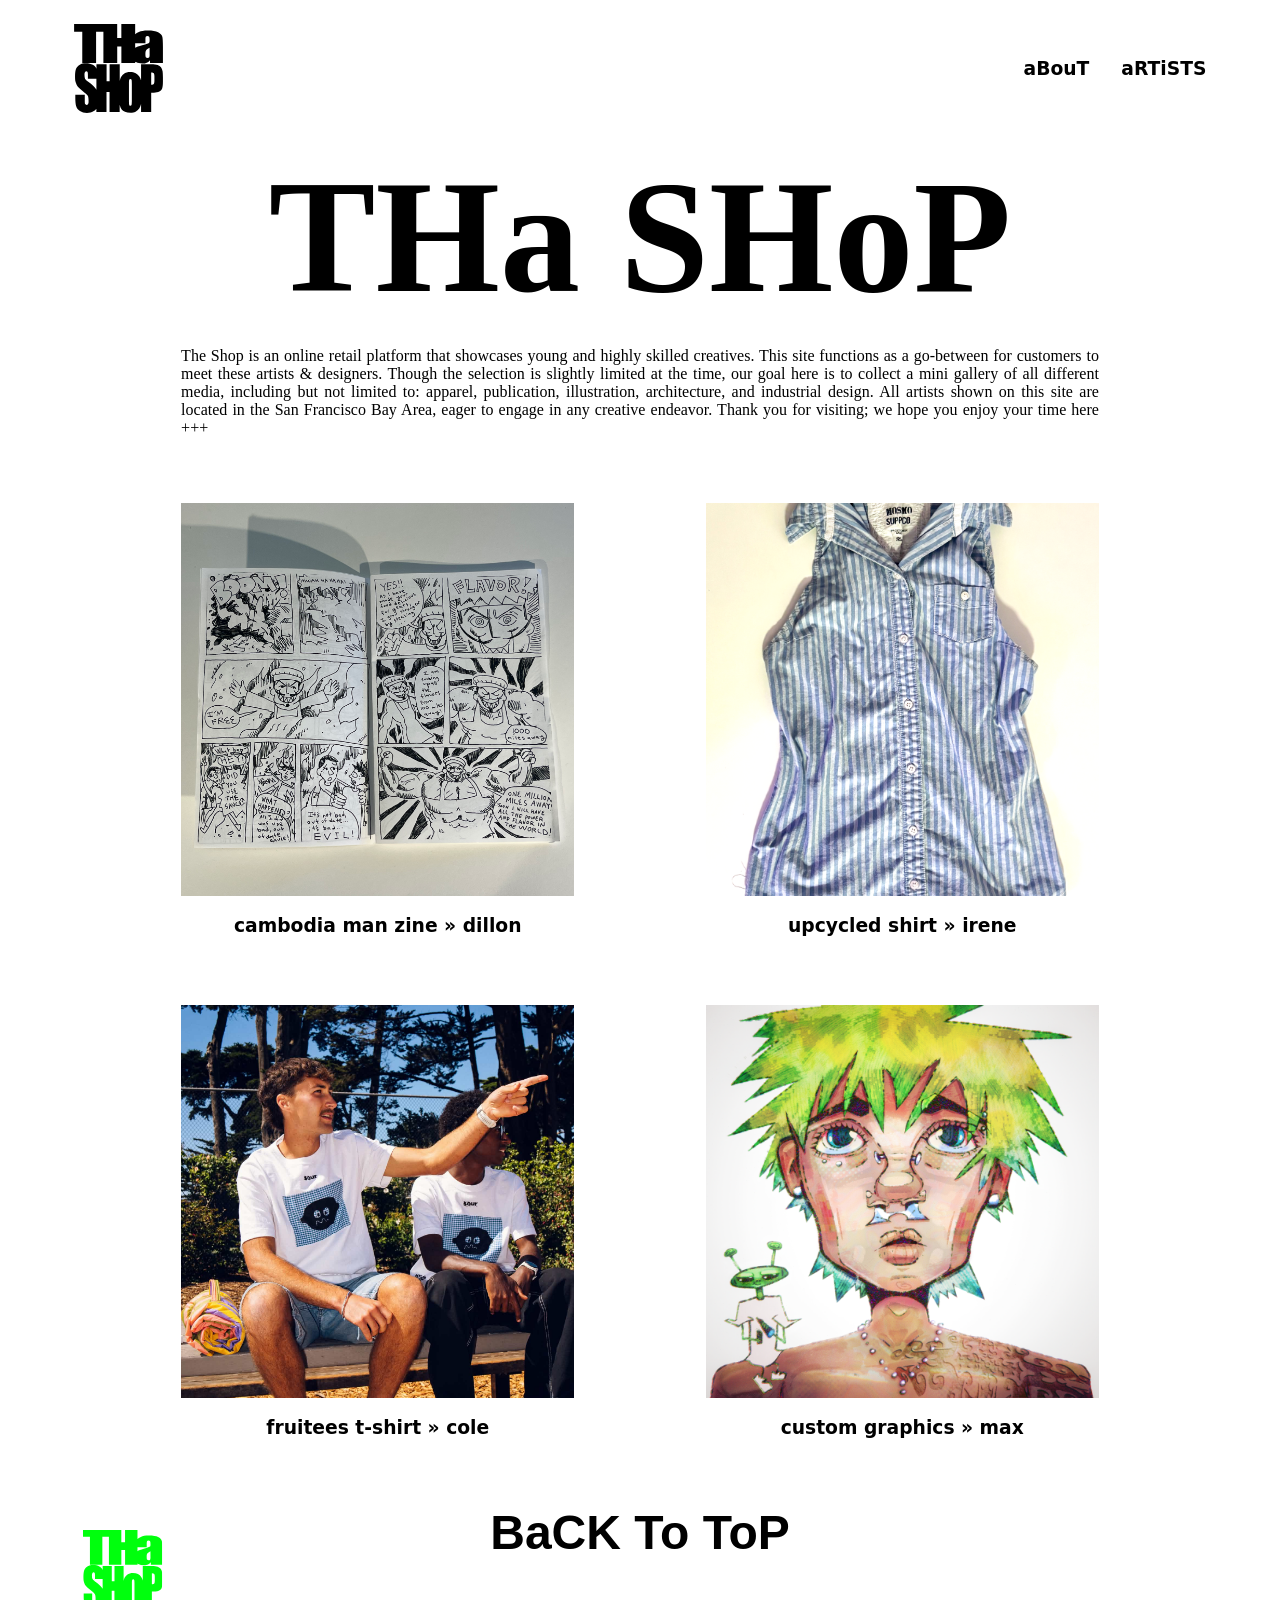
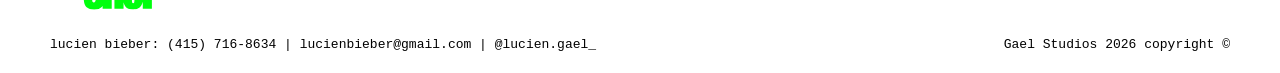
<file: index.html>
<!DOCTYPE html>
<html>
    <head>
        <meta charset="utf-8">
        <meta http-equiv="X-UA-Compatible" content="IE=edge">
        <title>THa SHoP - HoMe</title>
        <meta name="description" content="">
        <meta name="viewport" content="width=device-width, initial-scale=1">
        <link rel="stylesheet" href="style/layout.css">
        <link rel="stylesheet" href="style/header.css">
        <link rel="stylesheet" href="style/footer.css">
        <link rel="stylesheet" href="style/index.css">
    </head>
    <body id="top">
        <div class="header">
            <h3 id="title"><a href="index.html" aria-label="THa SHoP home"><span class="header-logo" aria-hidden="true"></span></a></h3>
            <h3 id="about"><a href="about.html">aBouT</a></h3>
            <h3 id="artists"><a href="credit.html">aRTiSTS</a></h3>
        </div>
        <div class="content">
            <h1>THa SHoP</h1>
            <p>The Shop is an online retail platform that showcases young and highly skilled creatives. This site functions as a go-between for customers to meet these artists & designers. Though the selection is slightly limited at the time, our goal here is to collect a mini gallery of all different media, including but not limited to: apparel, publication, illustration, architecture, and industrial design. All artists shown on this site are located in the San Francisco Bay Area, eager to engage in any creative endeavor. Thank you for visiting; we hope you enjoy your time here +++</p>
            <div class="product prod1">
                <a href="aprod.html"><img src="img/dillon-prod-main.jpg" alt="Dillon's comic artwork"></a>
                <h3>cambodia man zine » dillon</h3>
            </div>
            <div class="product prod2">
                <a href="bprod.html"><img src="img/irene-nosleeve.png" alt="Sleeveless version of Irene's upcycled shirt"></a>
                <h3>upcycled shirt » irene</h3>
            </div>
            <div class="product prod3">
                <a href="cprod.html"><img src="img/colepoint.jpg" alt="Fruitees T-shirt modeled by Cole"></a>
                <h3>fruitees t-shirt » cole</h3>
            </div>
            <div class="product prod4">
                <a href="dprod.html"><img src="img/max-final.png" alt="Custom character illustration by Max"></a>
                <h3>custom graphics » max</h3>
            </div>
        </div>
        <div id="footer">
            <p class="footer-navigation"><strong><a href="#top">BaCK To ToP</a></strong></p>
            <p id="contact-info">lucien bieber: <a href="tel:+14157168634">(415) 716-8634</a> | <a href="mailto:lucienbieber@gmail.com">lucienbieber@gmail.com</a> | <a href="https://www.instagram.com/lucien.gael_/?hl=en" target="_blank" rel="noopener noreferrer">@lucien.gael_</a></p>
            <p class="studio-copyright">Gael Studios 2026 copyright ©️</p>
        </div>
        <div class="dvd-bouncer" aria-hidden="true"></div>
        <script src="hover-colors.js"></script>
        <script src="dvd-bouncer.js"></script>
    </body>
</html>
</file>
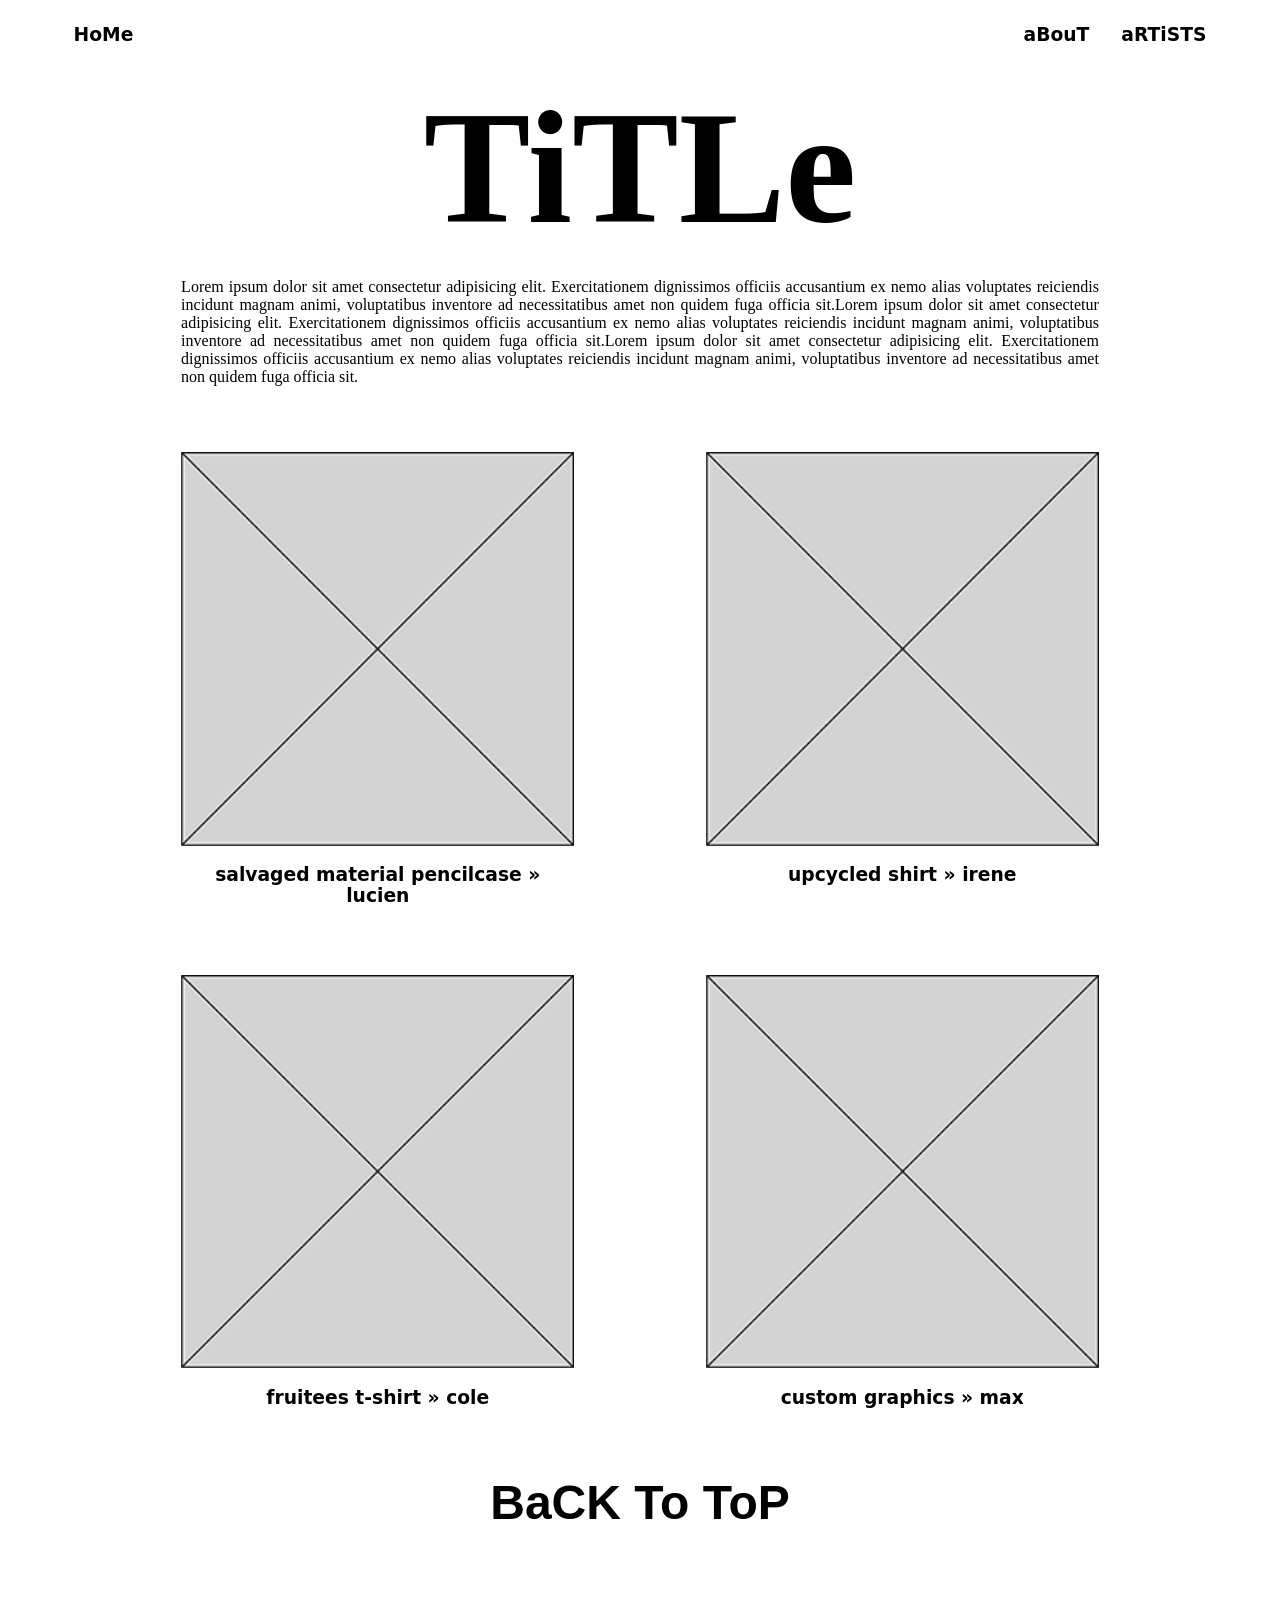
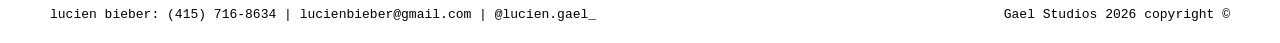
<file: retail-root/index.html>
<!DOCTYPE html>
<html>
    <head>
        <meta charset="utf-8">
        <meta http-equiv="X-UA-Compatible" content="IE=edge">
        <title></title>
        <meta name="description" content="">
        <meta name="viewport" content="width=device-width, initial-scale=1">
        <link rel="stylesheet" href="style/layout.css">
        <link rel="stylesheet" href="style/header.css">
        <link rel="stylesheet" href="style/footer.css">
        <link rel="stylesheet" href="style/index.css">
    </head>
    <body id="top">
        <div class="header">
            <h3 id="title"><a href="index.html">HoMe</a></h3>
            <h3 id="about"><a href="about.html">aBouT</a></h3>
            <h3 id="artists"><a href="credit.html">aRTiSTS</a></h3>
        </div>
        <div class="content">
            <h1>TiTLe</h1>
            <p>Lorem ipsum dolor sit amet consectetur adipisicing elit. Exercitationem dignissimos officiis accusantium ex nemo alias voluptates reiciendis incidunt magnam animi, voluptatibus inventore ad necessitatibus amet non quidem fuga officia sit.Lorem ipsum dolor sit amet consectetur adipisicing elit. Exercitationem dignissimos officiis accusantium ex nemo alias voluptates reiciendis incidunt magnam animi, voluptatibus inventore ad necessitatibus amet non quidem fuga officia sit.Lorem ipsum dolor sit amet consectetur adipisicing elit. Exercitationem dignissimos officiis accusantium ex nemo alias voluptates reiciendis incidunt magnam animi, voluptatibus inventore ad necessitatibus amet non quidem fuga officia sit.</p>
            <div class="product prod1">
                <a href="aprod.html"><img src="img/placeholder.png" alt="product 1"></a>
                <h3>salvaged material pencilcase » lucien</h3>
            </div>
            <div class="product prod2">
                <a href="bprod.html"><img src="img/placeholder.png" alt="product 2"></a>
                <h3>upcycled shirt » irene</h3>
            </div>
            <div class="product prod3">
                <a href="cprod.html"><img src="img/placeholder.png" alt="product 3"></a>
                <h3>fruitees t-shirt » cole</h3>
            </div>
            <div class="product prod4">
                <a href="dprod.html"><img src="img/placeholder.png" alt="product 4"></a>
                <h3>custom graphics » max</h3>
            </div>
        </div>
        <div id="footer">
            <p class="footer-navigation"><strong><a href="#top">BaCK To ToP</a></strong></p>
            <p id="contact-info">lucien bieber: <a href="tel:+14157168634">(415) 716-8634</a> | <a href="mailto:lucienbieber@gmail.com">lucienbieber@gmail.com</a> | <a href="https://www.instagram.com/lucien.gael_/?hl=en" target="_blank" rel="noopener noreferrer">@lucien.gael_</a></p>
            <p class="studio-copyright">Gael Studios 2026 copyright ©️</p>
        </div>
    </body>
</html>
</file>
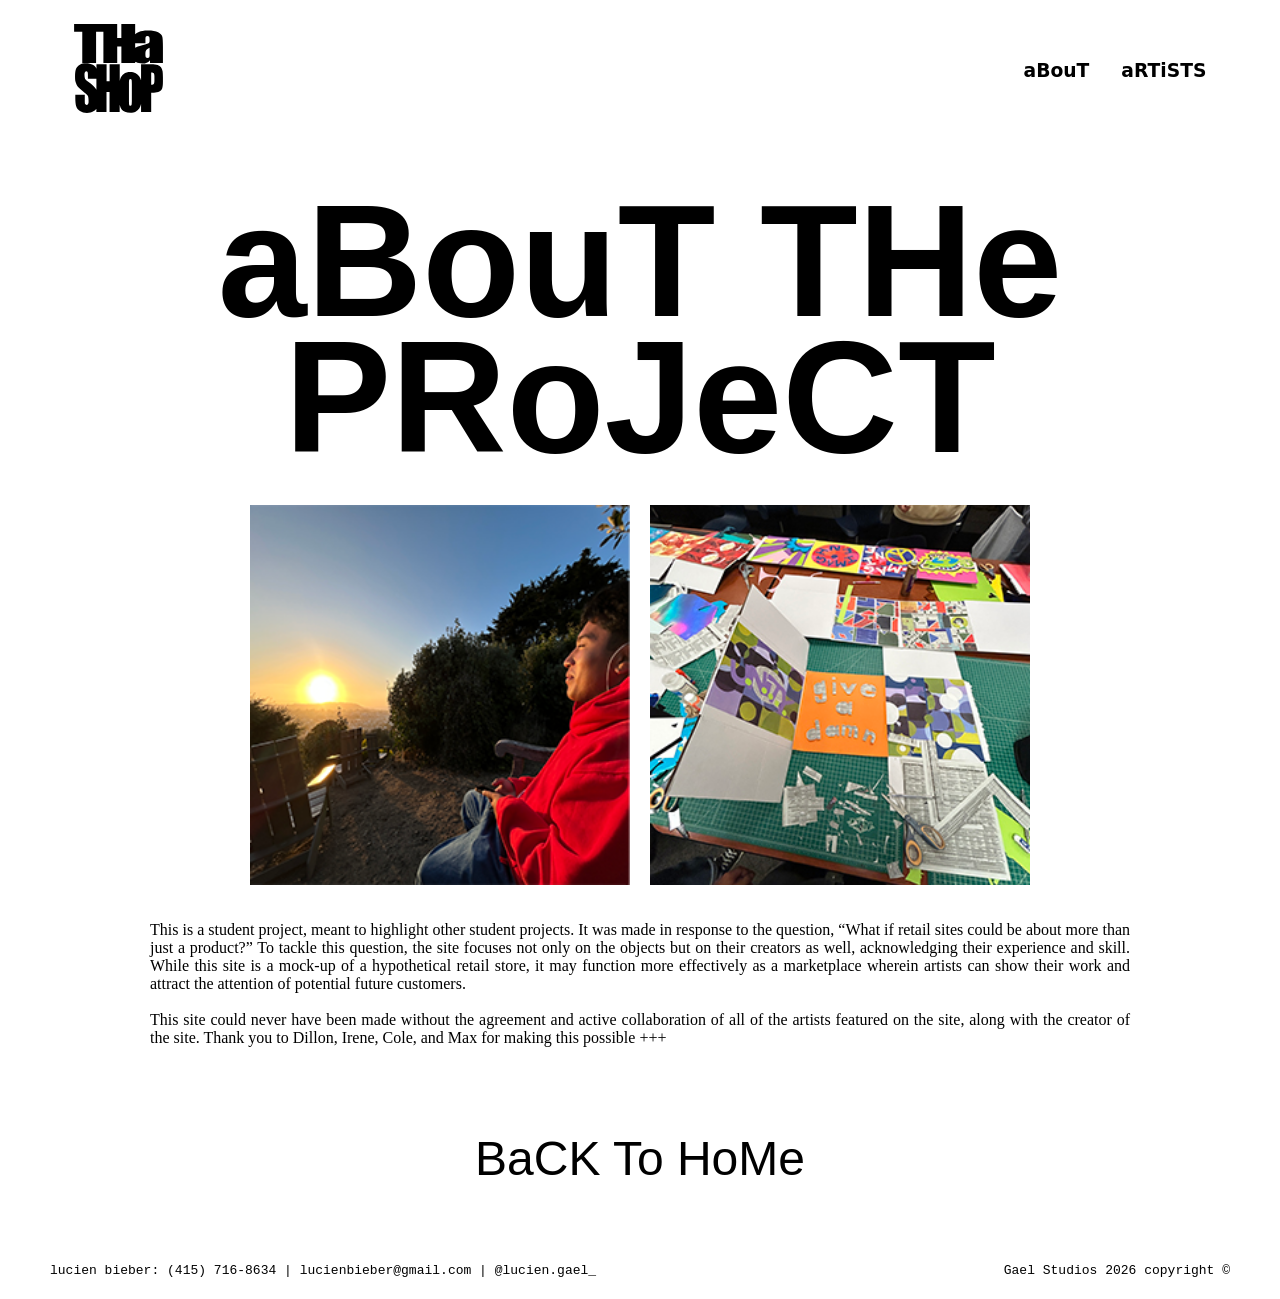
<file: about.html>
<!DOCTYPE html>
<html>
    <head>
        <meta charset="utf-8">
        <meta http-equiv="X-UA-Compatible" content="IE=edge">
        <title>THa SHoP - aBouT</title>
        <meta name="description" content="">
        <meta name="viewport" content="width=device-width, initial-scale=1">
        <link rel="stylesheet" href="style/layout.css">
        <link rel="stylesheet" href="style/header.css">
        <link rel="stylesheet" href="style/footer.css">
        <link rel="stylesheet" href="style/about.css">
    </head>
    <body id="top">   
        <div class="header">
            <h3 id="title"><a href="index.html" aria-label="THa SHoP home"><span class="header-logo" aria-hidden="true"></span></a></h3>
            <h3 id="about"><a href="about.html">aBouT</a></h3>
            <h3 id="artists"><a href="credit.html">aRTiSTS</a></h3>
        </div>   
        <h1>aBouT THe PRoJeCT</h1>  
        <img src="img/IMG_7293.png" alt="Dillon watching the sunset">
        <img src="img/IMG_7601.JPG" alt="Artwork and design projects on a studio table">
        <p>This is a student project, meant to highlight other student projects. It was made in response to the question, “What if retail sites could be about more than just a product?” To tackle this question, the site focuses not only on the objects but on their creators as well, acknowledging their experience and skill. While this site is a mock-up of a hypothetical retail store, it may function more effectively as a marketplace wherein artists can show their work and attract the attention of potential future customers. <br><br>This site could never have been made without the agreement and active collaboration of all of the artists featured on the site, along with the creator of the site. Thank you to Dillon, Irene, Cole, and Max for making this possible +++</p>
        <div id="footer">
            <p class="footer-navigation"><a href="index.html">BaCK To HoMe</a></p>
            <p id="contact-info">lucien bieber: <a href="tel:+14157168634">(415) 716-8634</a> | <a href="mailto:lucienbieber@gmail.com">lucienbieber@gmail.com</a> | <a href="https://www.instagram.com/lucien.gael_/?hl=en" target="_blank" rel="noopener noreferrer">@lucien.gael_</a></p>
            <p class="studio-copyright">Gael Studios 2026 copyright ©️</p>
        </div>
        <script src="hover-colors.js"></script>
    </body>
</html>
</file>
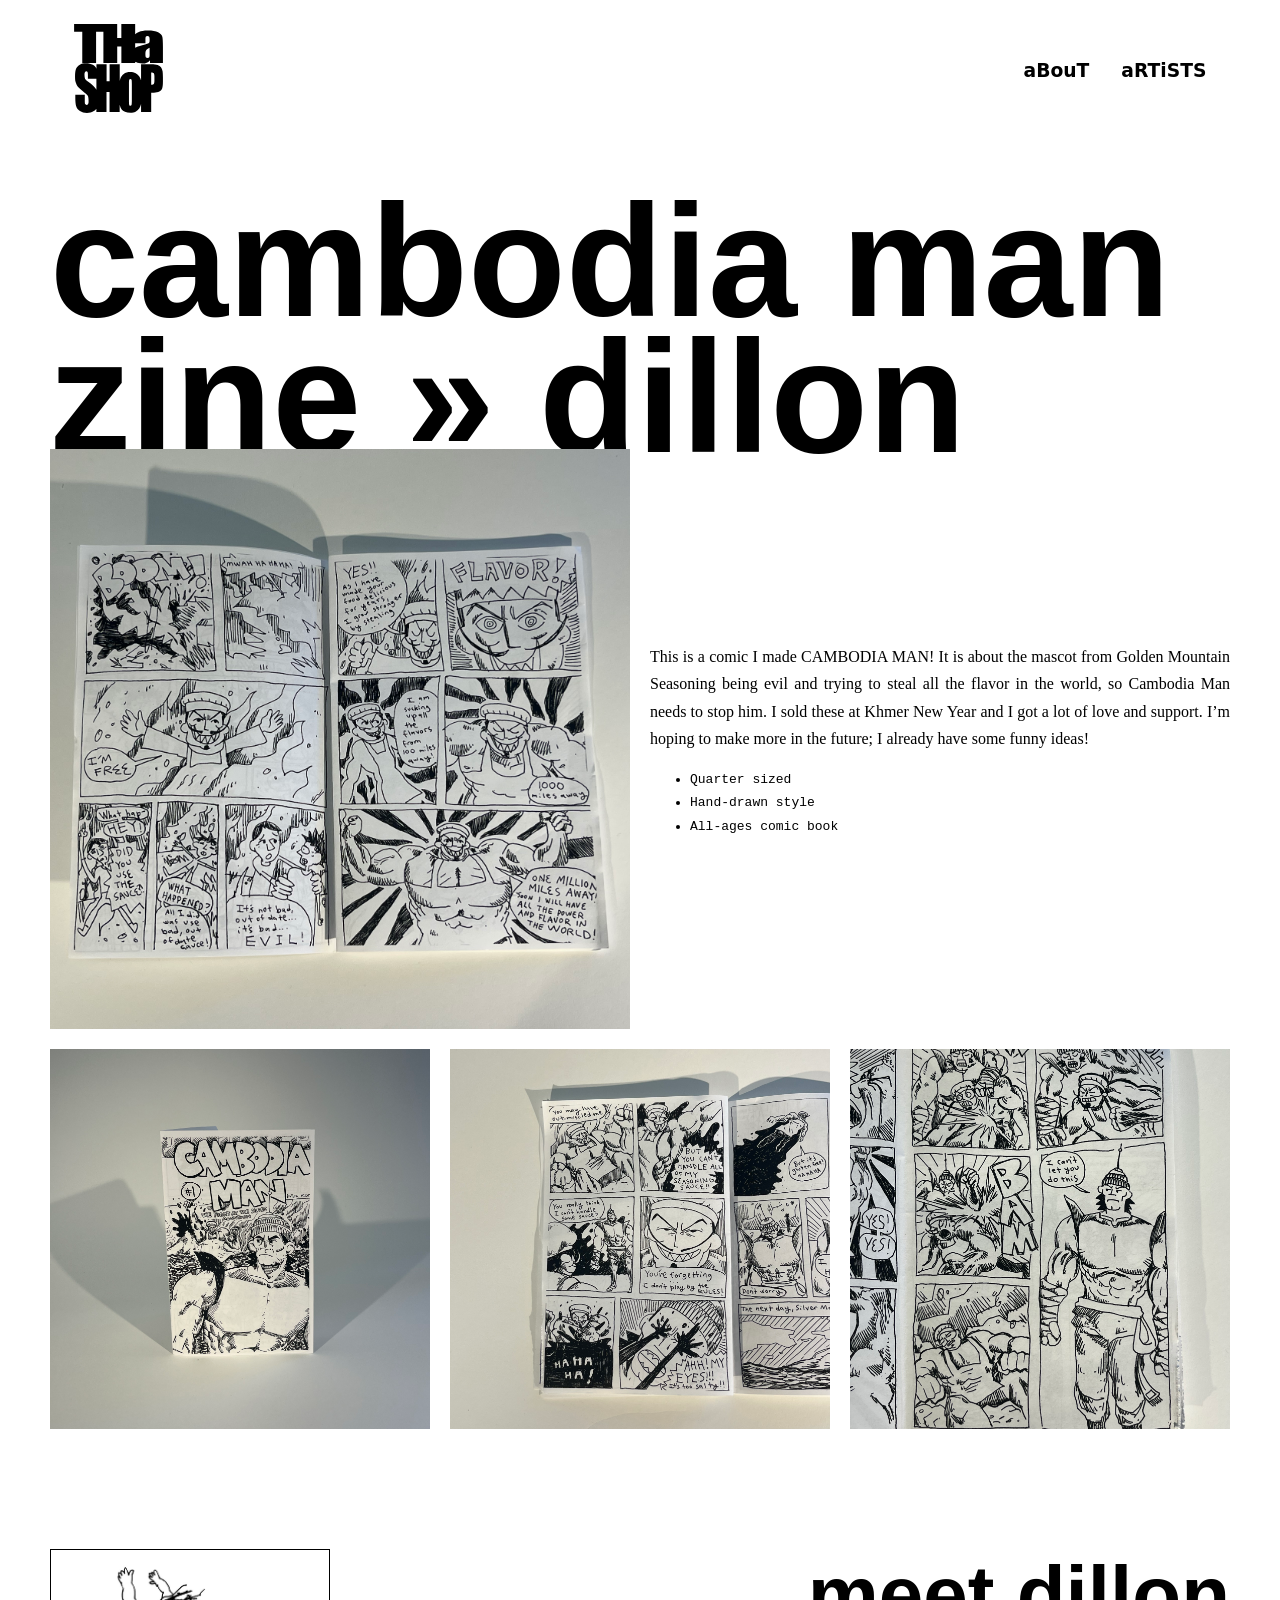
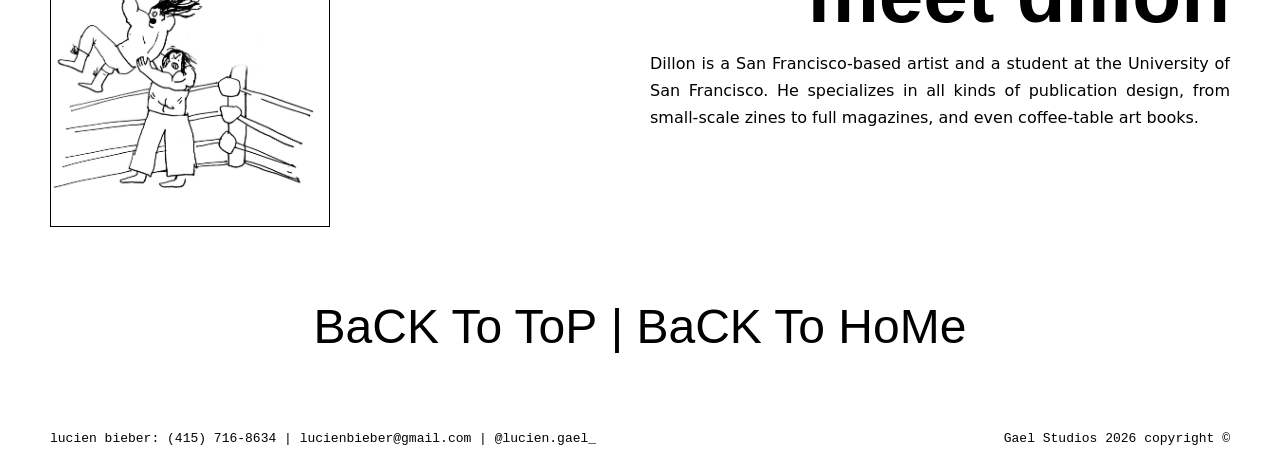
<file: aprod.html>
<!DOCTYPE html>
<html>
    <head>
        <meta charset="utf-8">
        <meta http-equiv="X-UA-Compatible" content="IE=edge">
        <title>THa SHoP - DiLLoN'S PRoDuCT</title>
        <meta name="description" content="">
        <meta name="viewport" content="width=device-width, initial-scale=1">
        <link rel="stylesheet" href="style/layout.css">
        <link rel="stylesheet" href="style/header.css">
        <link rel="stylesheet" href="style/footer.css">
        <link rel="stylesheet" href="style/prod.css">
    </head>
    <body id="top">
        <div class="header">
            <h3 id="title"><a href="index.html" aria-label="THa SHoP home"><span class="header-logo" aria-hidden="true"></span></a></h3>
            <h3 id="about"><a href="about.html">aBouT</a></h3>
            <h3 id="artists"><a href="credit.html">aRTiSTS</a></h3>
        </div>
        <h1>cambodia man zine » dillon</h1>
        <img src="img/dillon-prod-main.jpg" alt="Dillon's comic artwork">
        <div class="product-copy">
            <p>This is a comic I made CAMBODIA MAN! It is about the mascot from Golden Mountain Seasoning being evil and trying to steal all the flavor in the world, so Cambodia Man needs to stop him. I sold these at Khmer New Year and I got a lot of love and support. I’m hoping to make more in the future; I already have some funny ideas!</p>
            <ul>
                <li>Quarter sized</li>
                <li>Hand-drawn style</li>
                <li>All-ages comic book</li>
            </ul>
        </div>
        <img src="img/dillon-cover.jpg" alt="Cover of Dillon's comic">
        <img src="img/dilon-art1.jpg" alt="Interior page from Dillon's comic">
        <img src="img/dillon-art2.jpg" alt="Interior pages from Dillon's comic">
        <section class="artist-section">
            <div class="artist-images">
                <a href="credit.html"><img class="dillon-headshot" src="img/dillon-headshot.png" alt="Portrait of Dillon"></a>
            </div>
            <div class="artist-copy">
                <h2><a href="credit.html">meet dillon</a></h2>
                <p class="artist-copy-text">Dillon is a San Francisco-based artist and a student at the University of San Francisco. He specializes in all kinds of publication design, from small-scale zines to full magazines, and even coffee-table art books. </p>
        </section>
        <div id="footer">
            <p class="footer-navigation"><a href="#top">BaCK To ToP</a> | <a href="index.html">BaCK To HoMe</a></p>
            <p id="contact-info">lucien bieber: <a href="tel:+14157168634">(415) 716-8634</a> | <a href="mailto:lucienbieber@gmail.com">lucienbieber@gmail.com</a> | <a href="https://www.instagram.com/lucien.gael_/?hl=en" target="_blank" rel="noopener noreferrer">@lucien.gael_</a></p>
            <p class="studio-copyright">Gael Studios 2026 copyright ©️</p>
        </div>
        <script src="hover-colors.js"></script>
    </body>
</html>
</file>
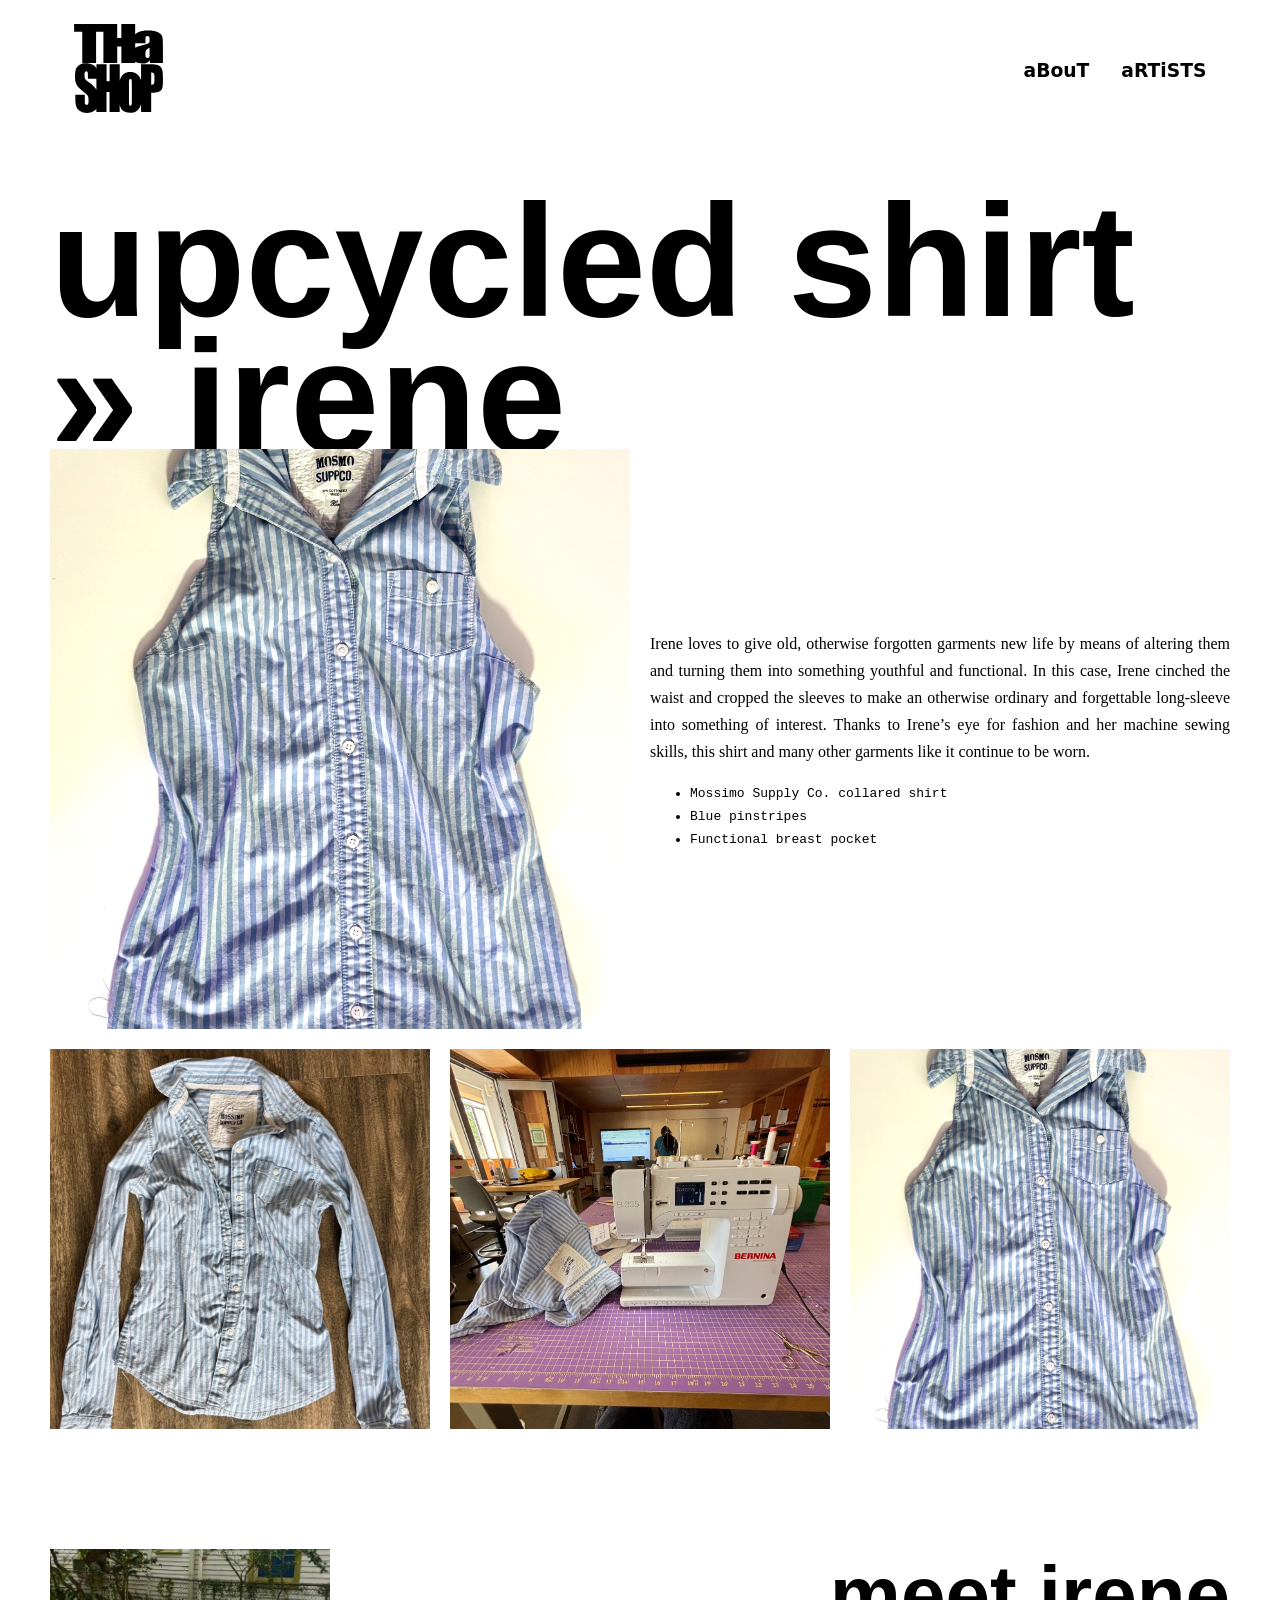
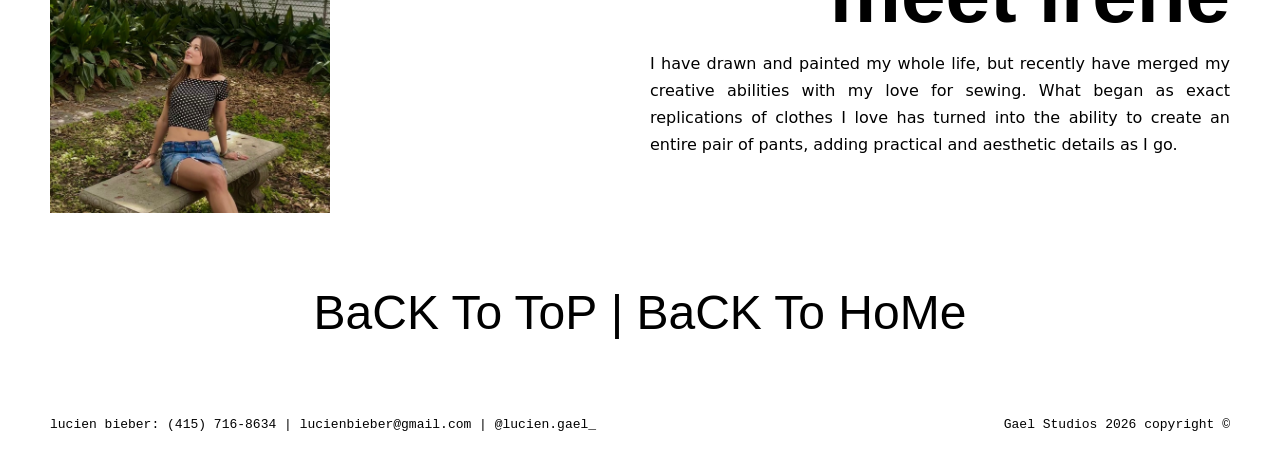
<file: bprod.html>
<!DOCTYPE html>
<html>
    <head>
        <meta charset="utf-8">
        <meta http-equiv="X-UA-Compatible" content="IE=edge">
        <title>THa SHoP - iReNe'S PRoDuCT</title>
        <meta name="description" content="">
        <meta name="viewport" content="width=device-width, initial-scale=1">
        <link rel="stylesheet" href="style/layout.css">
        <link rel="stylesheet" href="style/header.css">
        <link rel="stylesheet" href="style/footer.css">
        <link rel="stylesheet" href="style/prod.css">
    </head>
    <body id="top">
        <div class="header">
            <h3 id="title"><a href="index.html" aria-label="THa SHoP home"><span class="header-logo" aria-hidden="true"></span></a></h3>
            <h3 id="about"><a href="about.html">aBouT</a></h3>
            <h3 id="artists"><a href="credit.html">aRTiSTS</a></h3>
        </div>
        <h1>upcycled shirt » irene</h1>
        <img src="img/irene-nosleeve.png" alt="Sleeveless version of Irene's upcycled shirt">
        <div class="product-copy">
            <p>Irene loves to give old, otherwise forgotten garments new life by means of altering them and turning them into something youthful and functional. In this case, Irene cinched the waist and cropped the sleeves to make an otherwise ordinary and forgettable long-sleeve into something of interest. Thanks to Irene’s eye for fashion and her machine sewing skills, this shirt and many other garments like it continue to be worn. </p>
            <ul>
                <li>Mossimo Supply Co. collared shirt</li>
                <li>Blue pinstripes</li>
                <li>Functional breast pocket</li>
            </ul>
        </div>
        <img src="img/irene-sleeves.png" alt="Upcycled striped shirt with sleeves made by Irene">
        <img src="img/irene-sew.png" alt="Sewing Irene's upcycled shirt">
        <img src="img/irene-nosleeve.png" alt="Sleeveless version of Irene's upcycled shirt">
        <section class="artist-section">
            <div class="artist-images">
                <a href="credit.html"><img src="img/irene-headshot.png" alt="Portrait of Irene"></a>
            </div>
            <div class="artist-copy">
                <h2><a href="credit.html">meet irene</a></h2>
                <p class="artist-copy-text">I have drawn and painted my whole life, but recently have merged my creative abilities with my love for sewing. What began as exact replications of clothes I love has turned into the ability to create an entire pair of pants, adding practical and aesthetic details as I go. </p>
            </div>
        </section>
        <div id="footer">
            <p class="footer-navigation"><a href="#top">BaCK To ToP</a> | <a href="index.html">BaCK To HoMe</a></p>
            <p id="contact-info">lucien bieber: <a href="tel:+14157168634">(415) 716-8634</a> | <a href="mailto:lucienbieber@gmail.com">lucienbieber@gmail.com</a> | <a href="https://www.instagram.com/lucien.gael_/?hl=en" target="_blank" rel="noopener noreferrer">@lucien.gael_</a></p>
            <p class="studio-copyright">Gael Studios 2026 copyright ©️</p>
        </div>
        <script src="hover-colors.js"></script>
    </body>
</html>
</file>
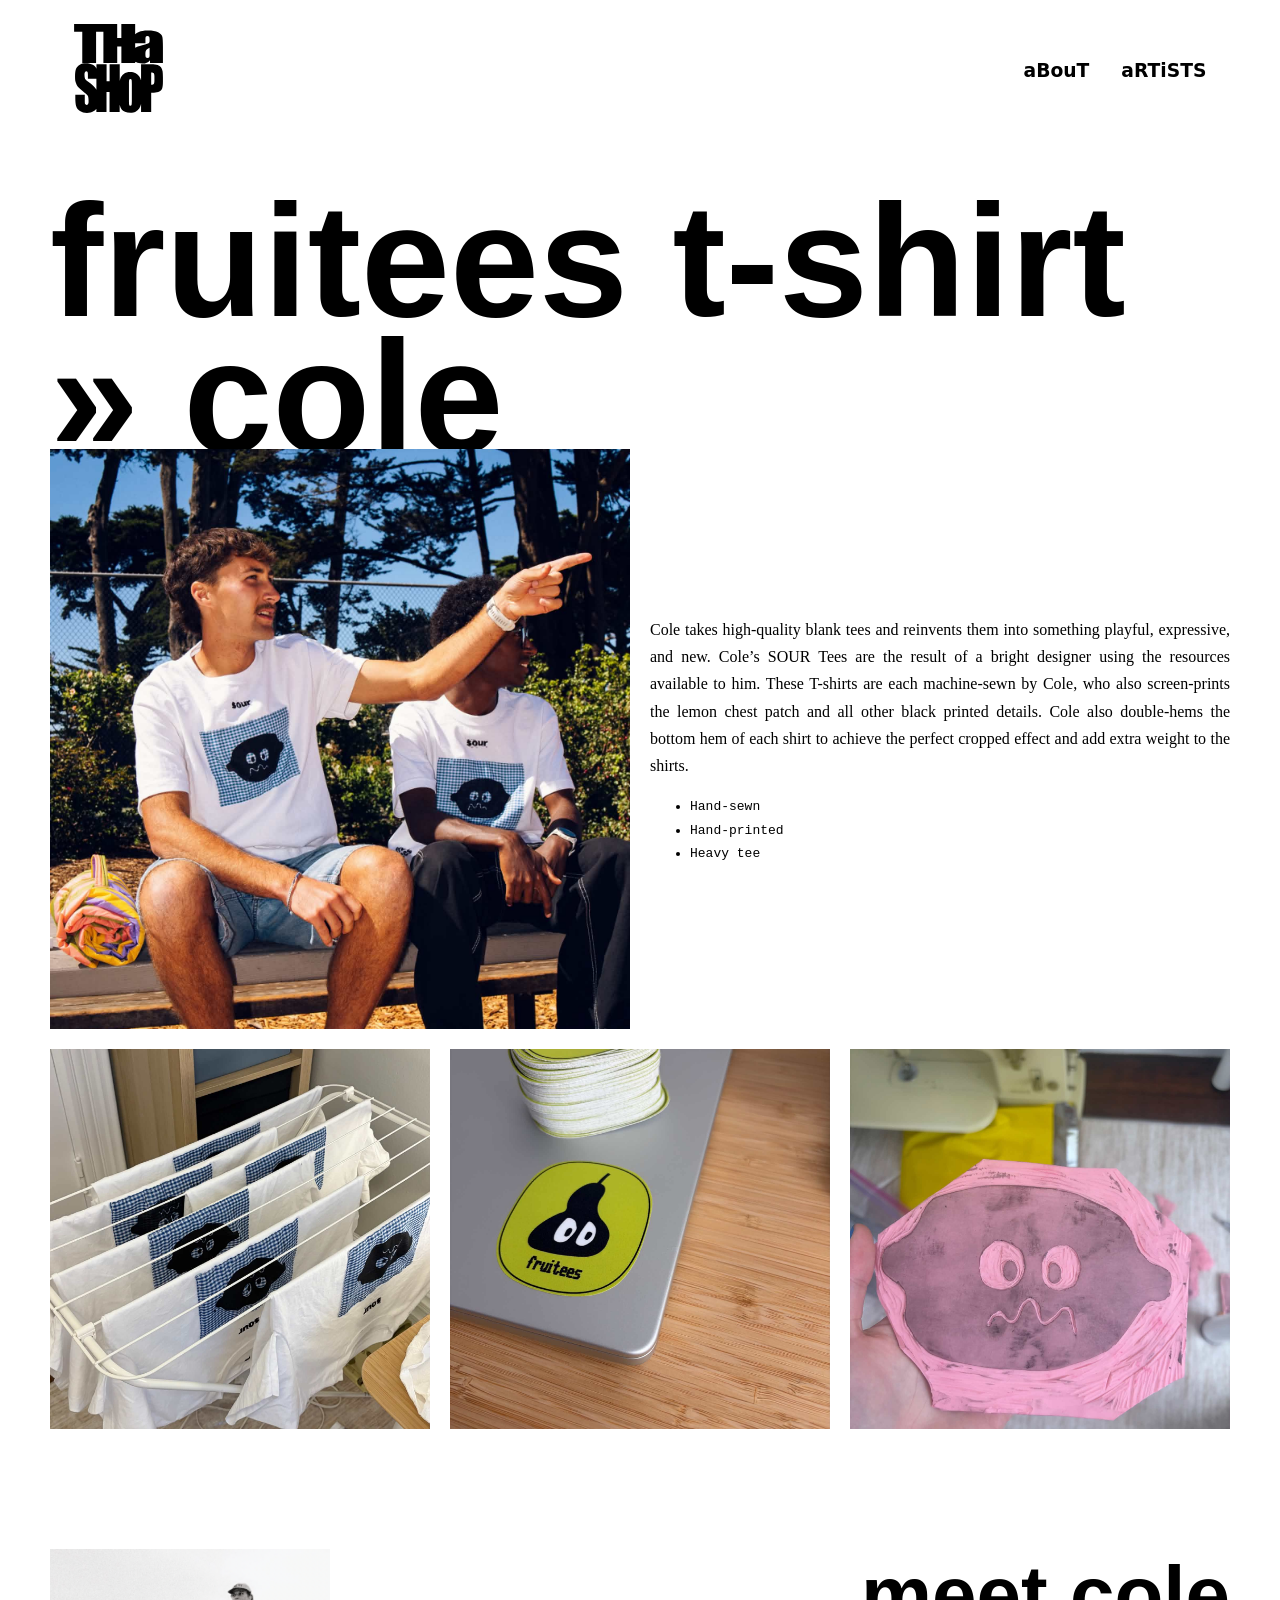
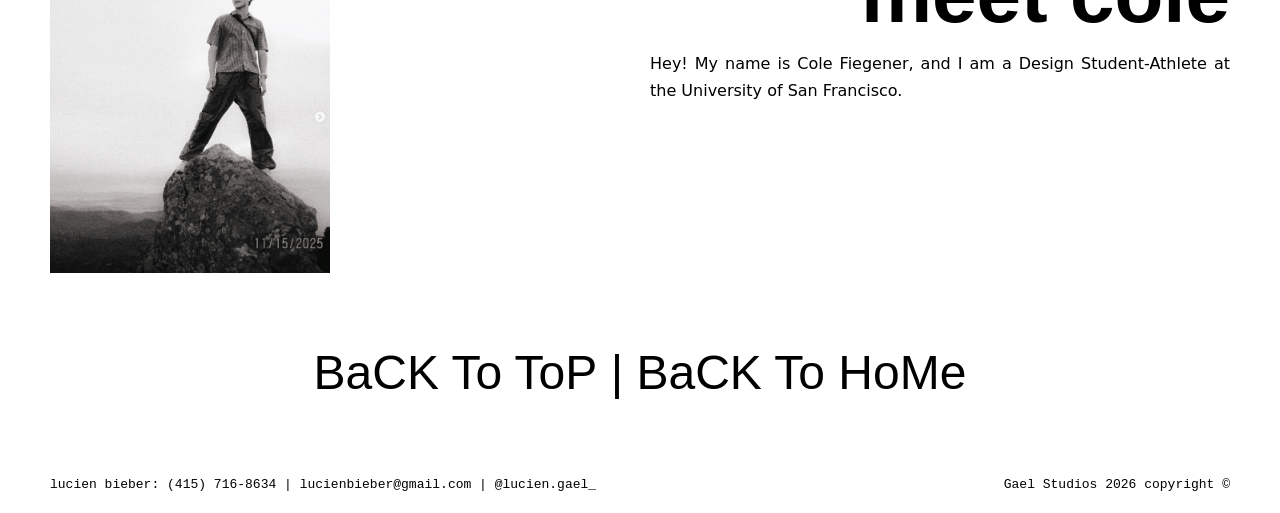
<file: cprod.html>
<!DOCTYPE html>
<html>
    <head>
        <meta charset="utf-8">
        <meta http-equiv="X-UA-Compatible" content="IE=edge">
        <title>THa SHoP - CoLe'S PRoDuCT</title>
        <meta name="description" content="">
        <meta name="viewport" content="width=device-width, initial-scale=1">
        <link rel="stylesheet" href="style/layout.css">
        <link rel="stylesheet" href="style/header.css">
        <link rel="stylesheet" href="style/footer.css">
        <link rel="stylesheet" href="style/prod.css">
    </head>
    <body id="top">
        <div class="header">
            <h3 id="title"><a href="index.html" aria-label="THa SHoP home"><span class="header-logo" aria-hidden="true"></span></a></h3>
            <h3 id="about"><a href="about.html">aBouT</a></h3>
            <h3 id="artists"><a href="credit.html">aRTiSTS</a></h3>
        </div>
        <h1>fruitees t-shirt » cole</h1>
        <img src="img/colepoint.jpg" alt="Fruitees T-shirt modeled by Cole">
        <div class="product-copy">
            <p>Cole takes high-quality blank tees and reinvents them into something playful, expressive, and new. Cole’s SOUR Tees are the result of a bright designer using the resources available to him. These T-shirts are each machine-sewn by Cole, who also screen-prints the lemon chest patch and all other black printed details. Cole also double-hems the bottom hem of each shirt to achieve the perfect cropped effect and add extra weight to the shirts. </p>
            <ul>
                <li>Hand-sewn</li>
                <li>Hand-printed</li>
                <li>Heavy tee</li>
            </ul>
        </div>
        <img src="img/coledry.jpg" alt="Fruitees T-shirt drying after printing">
        <img src="img/colesticker.jpg" alt="Fruitees pear sticker">
        <img src="img/colestamp.jpg" alt="Fruitees pear stamp">
        <section class="artist-section">
            <div class="artist-images">
                <a href="credit.html"><img src="img/cole-headshot.png" alt="Portrait of Cole"></a>
            </div>
            <div class="artist-copy">
                <h2><a href="credit.html">meet cole</a></h2>
                <p class="artist-copy-text">Hey! My name is Cole Fiegener, and I am a Design Student-Athlete at the University of San Francisco.</p>
            </div>
        </section>
        <div id="footer">
            <p class="footer-navigation"><a href="#top">BaCK To ToP</a> | <a href="index.html">BaCK To HoMe</a></p>
            <p id="contact-info">lucien bieber: <a href="tel:+14157168634">(415) 716-8634</a> | <a href="mailto:lucienbieber@gmail.com">lucienbieber@gmail.com</a> | <a href="https://www.instagram.com/lucien.gael_/?hl=en" target="_blank" rel="noopener noreferrer">@lucien.gael_</a></p>
            <p class="studio-copyright">Gael Studios 2026 copyright ©️</p>
        </div>
        <script src="hover-colors.js"></script>
    </body>
</html>
</file>
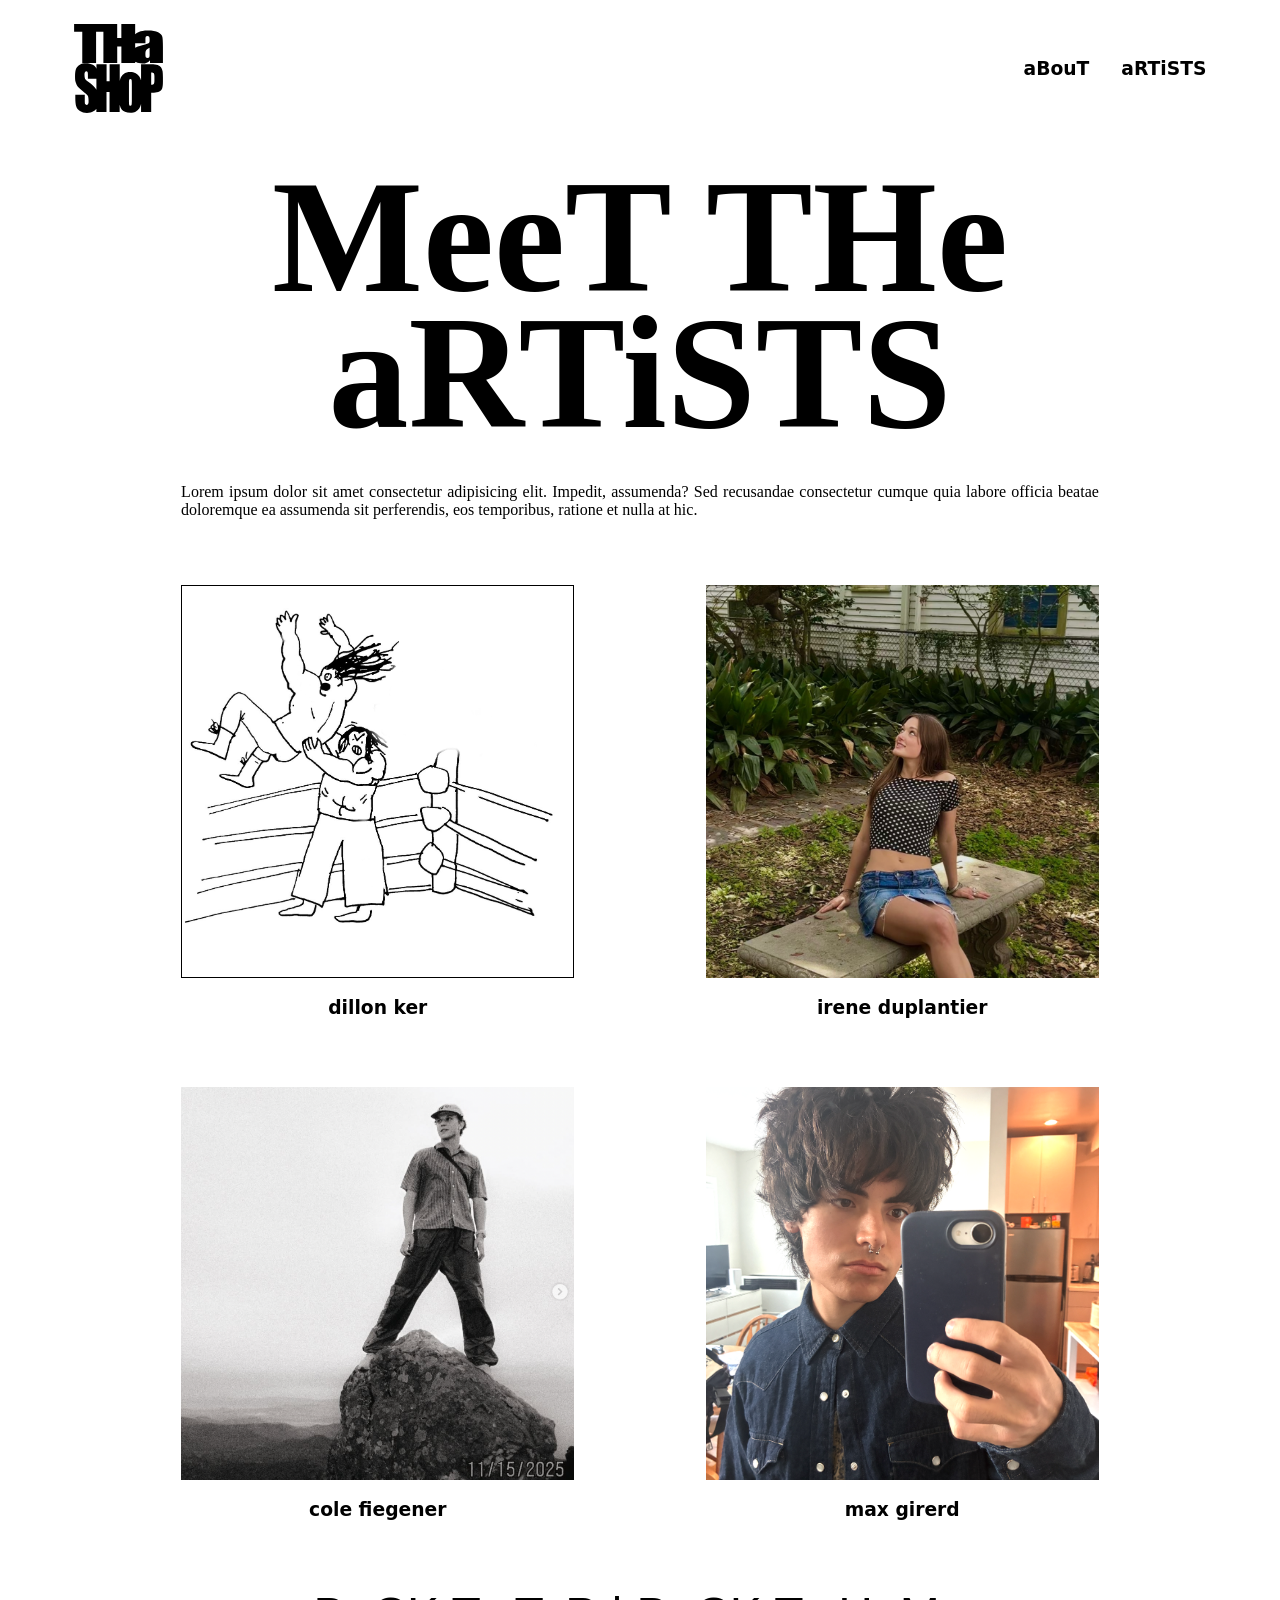
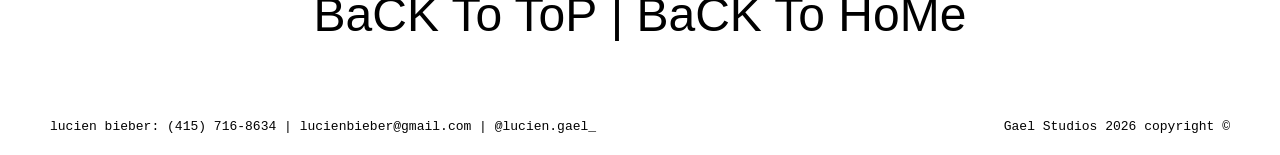
<file: credit.html>
<!DOCTYPE html>
<html>
    <head>
        <meta charset="utf-8">
        <meta http-equiv="X-UA-Compatible" content="IE=edge">
        <title>THa SHoP - aRTiSTS</title>
        <meta name="description" content="">
        <meta name="viewport" content="width=device-width, initial-scale=1">
        <link rel="stylesheet" href="style/layout.css">
        <link rel="stylesheet" href="style/header.css">
        <link rel="stylesheet" href="style/footer.css">
        <link rel="stylesheet" href="style/index.css">
    </head>
    <body id="top">
        <div class="header">
            <h3 id="title"><a href="index.html" aria-label="THa SHoP home"><span class="header-logo" aria-hidden="true"></span></a></h3>
            <h3 id="about"><a href="about.html">aBouT</a></h3>
            <h3 id="artists"><a href="credit.html">aRTiSTS</a></h3>
        </div>
        <div class="content">
            <h1>MeeT THe aRTiSTS</h1>
            <p>Lorem ipsum dolor sit amet consectetur adipisicing elit. Impedit, assumenda? Sed recusandae consectetur cumque quia labore officia beatae doloremque ea assumenda sit perferendis, eos temporibus, ratione et nulla at hic.</p>
            <div class="product prod1">
                <button class="artist-image-button" type="button" aria-label="Open artist 1 popup" aria-controls="artist-1-popup">
                    <img class="dillon-headshot" src="img/dillon-headshot.png" alt="Portrait of Dillon">
                </button>
                <h3>dillon ker</h3>
            </div>
            <div class="product prod2">
                <button class="artist-image-button" type="button" aria-label="Open artist 2 popup" aria-controls="artist-2-popup">
                    <img src="img/irene-headshot.png" alt="Portrait of Irene">
                </button>
                <h3>irene duplantier</h3>
            </div>
            <div class="product prod3">
                <button class="artist-image-button" type="button" aria-label="Open artist 3 popup" aria-controls="artist-3-popup">
                    <img src="img/cole-headshot.png" alt="Portrait of Cole">
                </button>
                <h3>cole fiegener</h3>
            </div>
            <div class="product prod4">
                <button class="artist-image-button" type="button" aria-label="Open artist 4 popup" aria-controls="artist-4-popup">
                    <img src="img/max-headshot.png" alt="Portrait of Max">
                </button>
                <h3>max girerd</h3>
            </div>
        </div>
        <dialog class="artist-popup" id="artist-1-popup" aria-labelledby="artist-1-title">
            <form method="dialog">
                <button class="artist-popup-close" aria-label="Close popup">×</button>
            </form>
            <div class="artist-popup-copy">
                <h1 id="artist-1-title">dillon ker</h1>
                <p>Dillon is a San Francisco-based artist and a student at the University of San Francisco. He specializes in all kinds of publication design, from small-scale zines to full magazines, and even coffee-table art books. Dillon uses his SF background and skills in book design and comic-style sketching to create publications with heartfelt stories that often resonate with specific local communities. Many call Dillon Mr. Cool Guy, and his unofficial catchphrase reflects that: “gotta be chill to be a chiller.”</p>
                <h3>contact</h3>
                <ul>
                    <li>(415) 470-0888</li>
                    <li>Dcker@dons.usfca.edu</li>
                    <li>@dillonker.art</li>
                </ul>
            </div>
            <img class="dillon-headshot" src="img/dillon-headshot.png" alt="Portrait of Dillon">
        </dialog>
        <dialog class="artist-popup" id="artist-2-popup" aria-labelledby="artist-2-title">
            <form method="dialog">
                <button class="artist-popup-close" aria-label="Close popup">×</button>
            </form>
            <div class="artist-popup-copy">
                <h1 id="artist-2-title">irene duplantier</h1>
                <p>I have drawn and painted my whole life, but recently have merged my creative abilities with my love for sewing. What began as exact replications of clothes I love has turned into the ability to create an entire pair of pants, adding practical and aesthetic details as I go. Sewing feels like a hack to consumerism, I can take used sheets, tablecloths, or old clothes and transform them into clothes that I am tempted to buy to refrain from doing so because of the unethical repercussions of overconsumption. Sewing my own clothes forces me to be more conscious about my spending habits and brings a lot more satisfaction with my wardrobe.</p>
                <h3>contact</h3>
                <ul>
                    <li>+1 (504) 579-4626</li>
                    <li>ireneduplantier@gmail.com</li>
                    <li>@irene.duplantier</li>
                </ul>
            </div>
            <img src="img/irene-headshot.png" alt="Portrait of Irene">
        </dialog>
        <dialog class="artist-popup" id="artist-3-popup" aria-labelledby="artist-3-title">
            <form method="dialog">
                <button class="artist-popup-close" aria-label="Close popup">×</button>
            </form>
            <div class="artist-popup-copy">
                <h1 id="artist-3-title">cole fiegener</h1>
                <p>Hey! My name is Cole Fiegener, and I am a Design Student-Athlete at the University of San Francisco. <br><br> I love looking at and feeling the design choices of the everyday objects that are around me, I love creating graphic design work, working on interior design, and creating content for my design focused instagram. Overall I find that design is a way of interacting with the world and I choose to design the world around me.</p>
                <h3>contact</h3>
                <ul>
                    <li>placeholder</li>
                    <li>ctfiegener@gmail.com</li>
                    <li>@colefiegner</li>
                </ul>
            </div>
            <img src="img/cole-headshot.png" alt="Portrait of Cole">
        </dialog>
        <dialog class="artist-popup" id="artist-4-popup" aria-labelledby="artist-4-title">
            <form method="dialog">
                <button class="artist-popup-close" aria-label="Close popup">×</button>
            </form>
            <div class="artist-popup-copy">
                <h1 id="artist-4-title">max girerd</h1>
                <p>My relationship with design started around 7 years ago, a bit before quarantine, when I joined an online Fortnite / Call of Duty trick-shooting community. I met some seriously insane graphic designers and artists in that community who I became friends with. They sort of gave me the ropes, and that's where I gained a solid appreciation for design.</p>
                <h3>contact</h3>
                <ul>
                    <li>+1 (510) 301-5758</li>
                    <li>placeholder</li>
                    <li>@din0killa</li>
                </ul>
            </div>
            <img src="img/max-headshot.png" alt="Portrait of Max">
        </dialog>
        <div id="footer">
            <p class="footer-navigation"><a href="#top">BaCK To ToP</a> | <a href="index.html">BaCK To HoMe</a></p>
            <p id="contact-info">lucien bieber: <a href="tel:+14157168634">(415) 716-8634</a> | <a href="mailto:lucienbieber@gmail.com">lucienbieber@gmail.com</a> | <a href="https://www.instagram.com/lucien.gael_/?hl=en" target="_blank" rel="noopener noreferrer">@lucien.gael_</a></p>
            <p class="studio-copyright">Gael Studios 2026 copyright ©️</p>
        </div>
        <script src="artist-popup.js"></script>
        <script src="hover-colors.js"></script>
    </body>
</html>
</file>
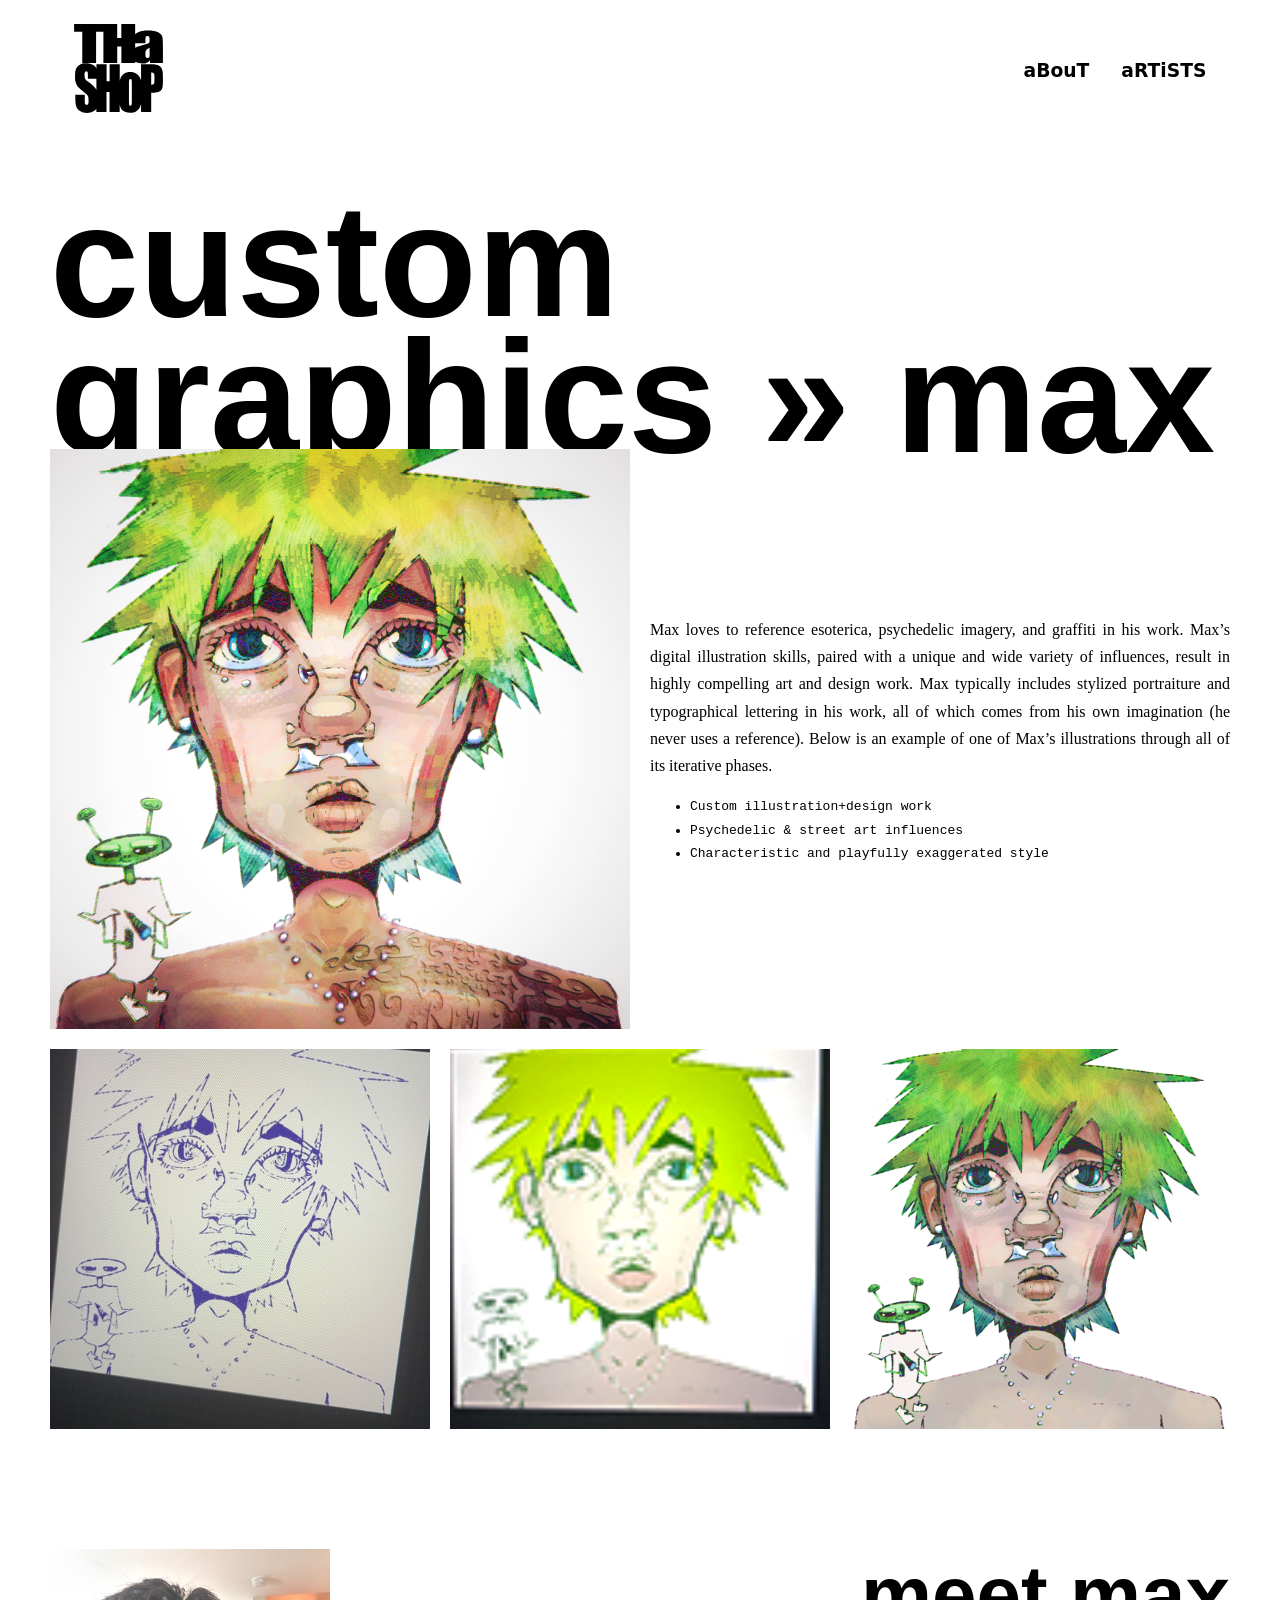
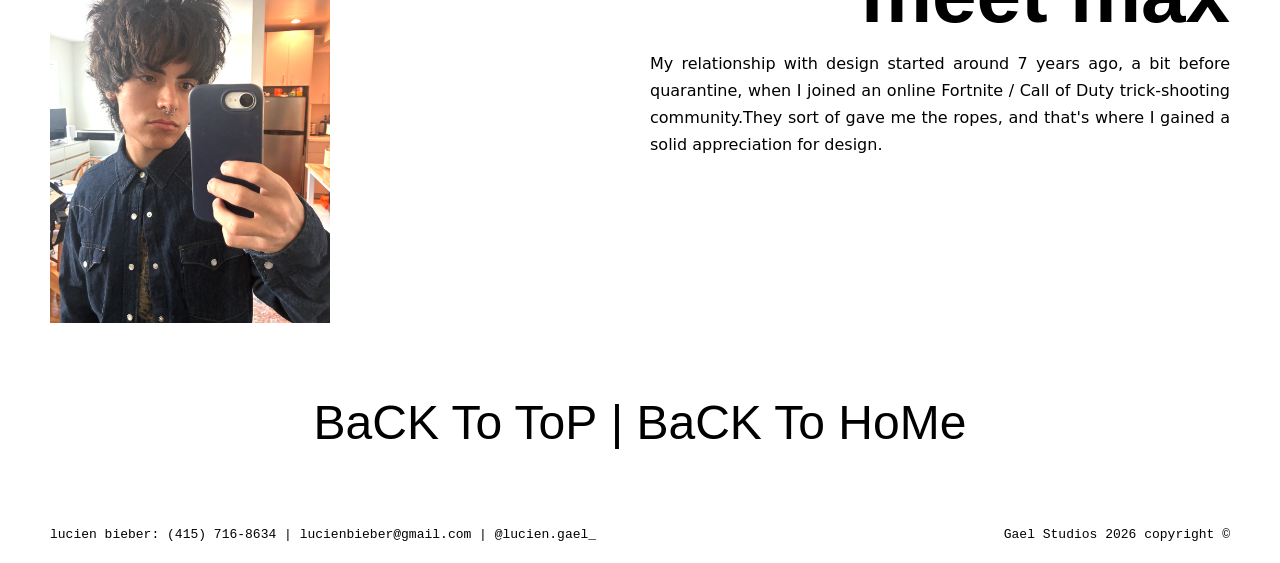
<file: dprod.html>
<!DOCTYPE html>
<html>
    <head>
        <meta charset="utf-8">
        <meta http-equiv="X-UA-Compatible" content="IE=edge">
        <title>THa SHoP - MaX'S PRoDuCT</title>
        <meta name="description" content="">
        <meta name="viewport" content="width=device-width, initial-scale=1">
        <link rel="stylesheet" href="style/layout.css">
        <link rel="stylesheet" href="style/header.css">
        <link rel="stylesheet" href="style/footer.css">
        <link rel="stylesheet" href="style/prod.css">
    </head>
    <body id="top">
        <div class="header">
            <h3 id="title"><a href="index.html" aria-label="THa SHoP home"><span class="header-logo" aria-hidden="true"></span></a></h3>
            <h3 id="about"><a href="about.html">aBouT</a></h3>
            <h3 id="artists"><a href="credit.html">aRTiSTS</a></h3>
        </div>
        <h1>custom graphics » max</h1>
        <img src="img/max-final.png" alt="Finished custom character illustration by Max">
        <div class="product-copy">
            <p>Max loves to reference esoterica, psychedelic imagery, and graffiti in his work. Max’s digital illustration skills, paired with a unique and wide variety of influences, result in highly compelling art and design work. Max typically includes stylized portraiture and typographical lettering in his work, all of which comes from his own imagination (he never uses a reference). Below is an example of one of Max’s illustrations through all of its iterative phases. </p>
            <ul>
                <li>Custom illustration+design work</li>
                <li>Psychedelic & street art influences</li>
                <li>Characteristic and playfully exaggerated style</li>
            </ul>
        </div>
        <img src="img/max-linesketch.png" alt="Line sketch for Max's custom character illustration">
        <img src="img/max-flatcolor.png" alt="Flat colors for Max's custom character illustration">
        <img src="img/max-gradient.png" alt="Gradient colors for Max's custom character illustration">
        <section class="artist-section">
            <div class="artist-images">
                <a href="credit.html"><img src="img/max-headshot.png" alt="Portrait of Max"></a>
            </div>
            <div class="artist-copy">
                <h2><a href="credit.html">meet max</a></h2>
                <p class="artist-copy-text">My relationship with design started around 7 years ago, a bit before quarantine, when I joined an online Fortnite / Call of Duty trick-shooting community.They sort of gave me the ropes, and that's where I gained a solid appreciation for design.
        </section>
        <div id="footer">
            <p class="footer-navigation"><a href="#top">BaCK To ToP</a> | <a href="index.html">BaCK To HoMe</a></p>
            <p id="contact-info">lucien bieber: <a href="tel:+14157168634">(415) 716-8634</a> | <a href="mailto:lucienbieber@gmail.com">lucienbieber@gmail.com</a> | <a href="https://www.instagram.com/lucien.gael_/?hl=en" target="_blank" rel="noopener noreferrer">@lucien.gael_</a></p>
            <p class="studio-copyright">Gael Studios 2026 copyright ©️</p>
        </div>
        <script src="hover-colors.js"></script>
    </body>
</html>
</file>
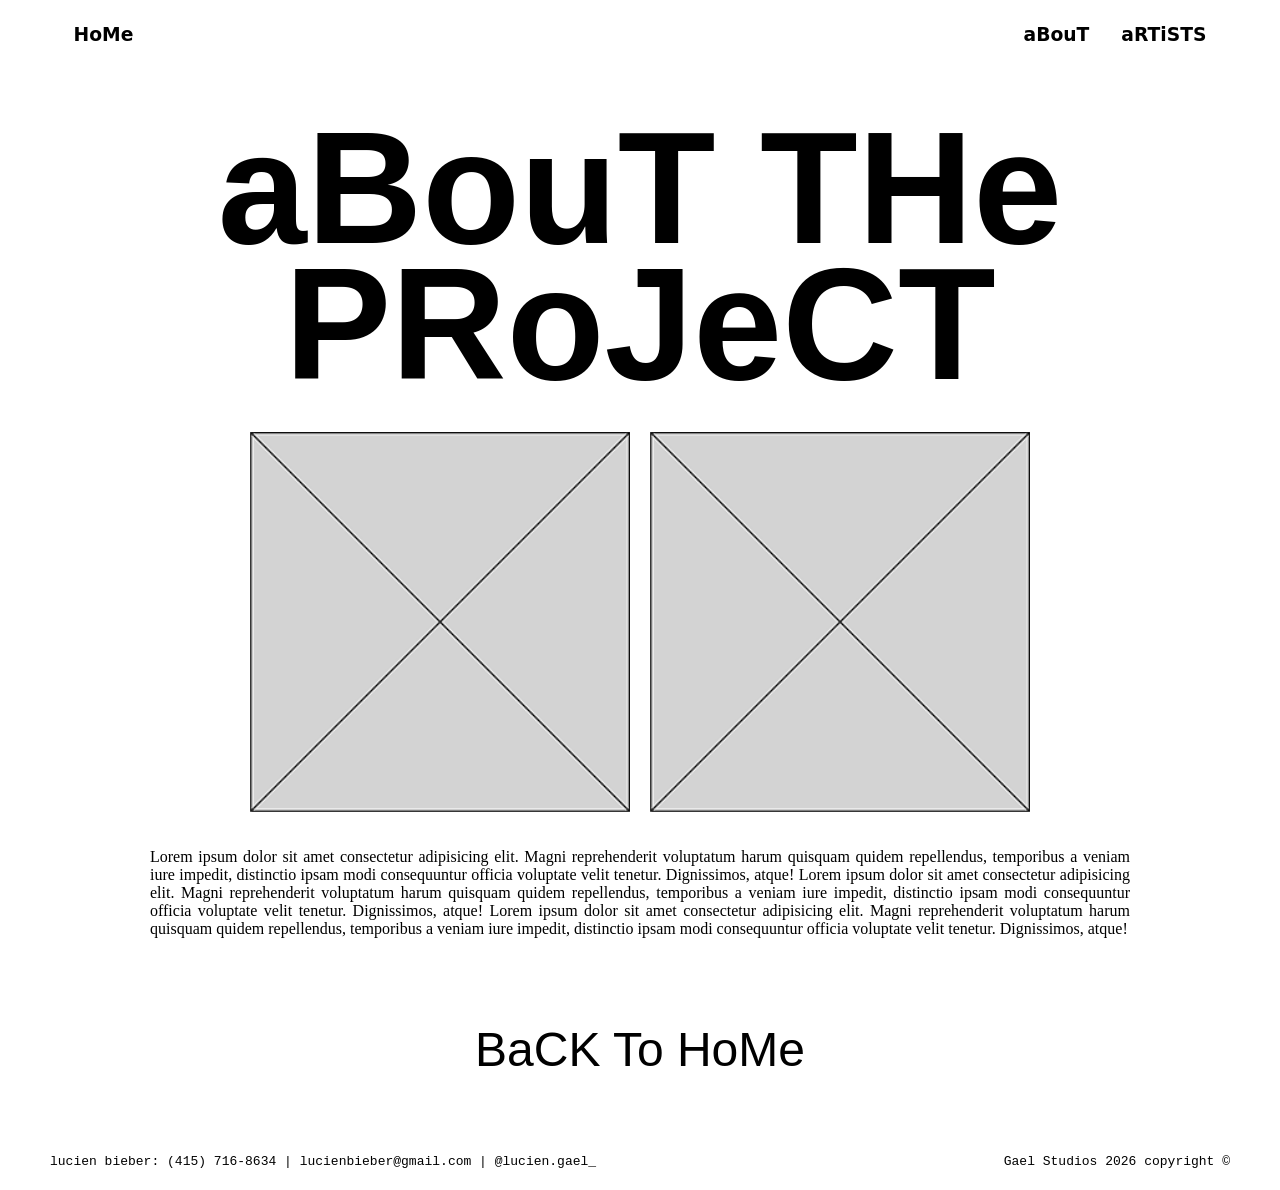
<file: retail-root/about.html>
<!DOCTYPE html>
<html>
    <head>
        <meta charset="utf-8">
        <meta http-equiv="X-UA-Compatible" content="IE=edge">
        <title></title>
        <meta name="description" content="">
        <meta name="viewport" content="width=device-width, initial-scale=1">
        <link rel="stylesheet" href="style/layout.css">
        <link rel="stylesheet" href="style/header.css">
        <link rel="stylesheet" href="style/footer.css">
        <link rel="stylesheet" href="style/about.css">
    </head>
    <body id="top">   
        <div class="header">
            <h3 id="title"><a href="index.html">HoMe</a></h3>
            <h3 id="about"><a href="about.html">aBouT</a></h3>
            <h3 id="artists"><a href="credit.html">aRTiSTS</a></h3>
        </div>   
        <h1>aBouT THe PRoJeCT</h1>  
        <img src="img/placeholder.png" alt="lucien portrait">
        <img src="img/placeholder.png" alt="lucien portrait">
        <p>Lorem ipsum dolor sit amet consectetur adipisicing elit. Magni reprehenderit voluptatum harum quisquam quidem repellendus, temporibus a veniam iure impedit, distinctio ipsam modi consequuntur officia voluptate velit tenetur. Dignissimos, atque! Lorem ipsum dolor sit amet consectetur adipisicing elit. Magni reprehenderit voluptatum harum quisquam quidem repellendus, temporibus a veniam iure impedit, distinctio ipsam modi consequuntur officia voluptate velit tenetur. Dignissimos, atque! Lorem ipsum dolor sit amet consectetur adipisicing elit. Magni reprehenderit voluptatum harum quisquam quidem repellendus, temporibus a veniam iure impedit, distinctio ipsam modi consequuntur officia voluptate velit tenetur. Dignissimos, atque!</p>
        <div id="footer">
            <p class="footer-navigation"><a href="index.html">BaCK To HoMe</a></p>
            <p id="contact-info">lucien bieber: <a href="tel:+14157168634">(415) 716-8634</a> | <a href="mailto:lucienbieber@gmail.com">lucienbieber@gmail.com</a> | <a href="https://www.instagram.com/lucien.gael_/?hl=en" target="_blank" rel="noopener noreferrer">@lucien.gael_</a></p>
            <p class="studio-copyright">Gael Studios 2026 copyright ©️</p>
        </div>
    </body>
</html>
</file>
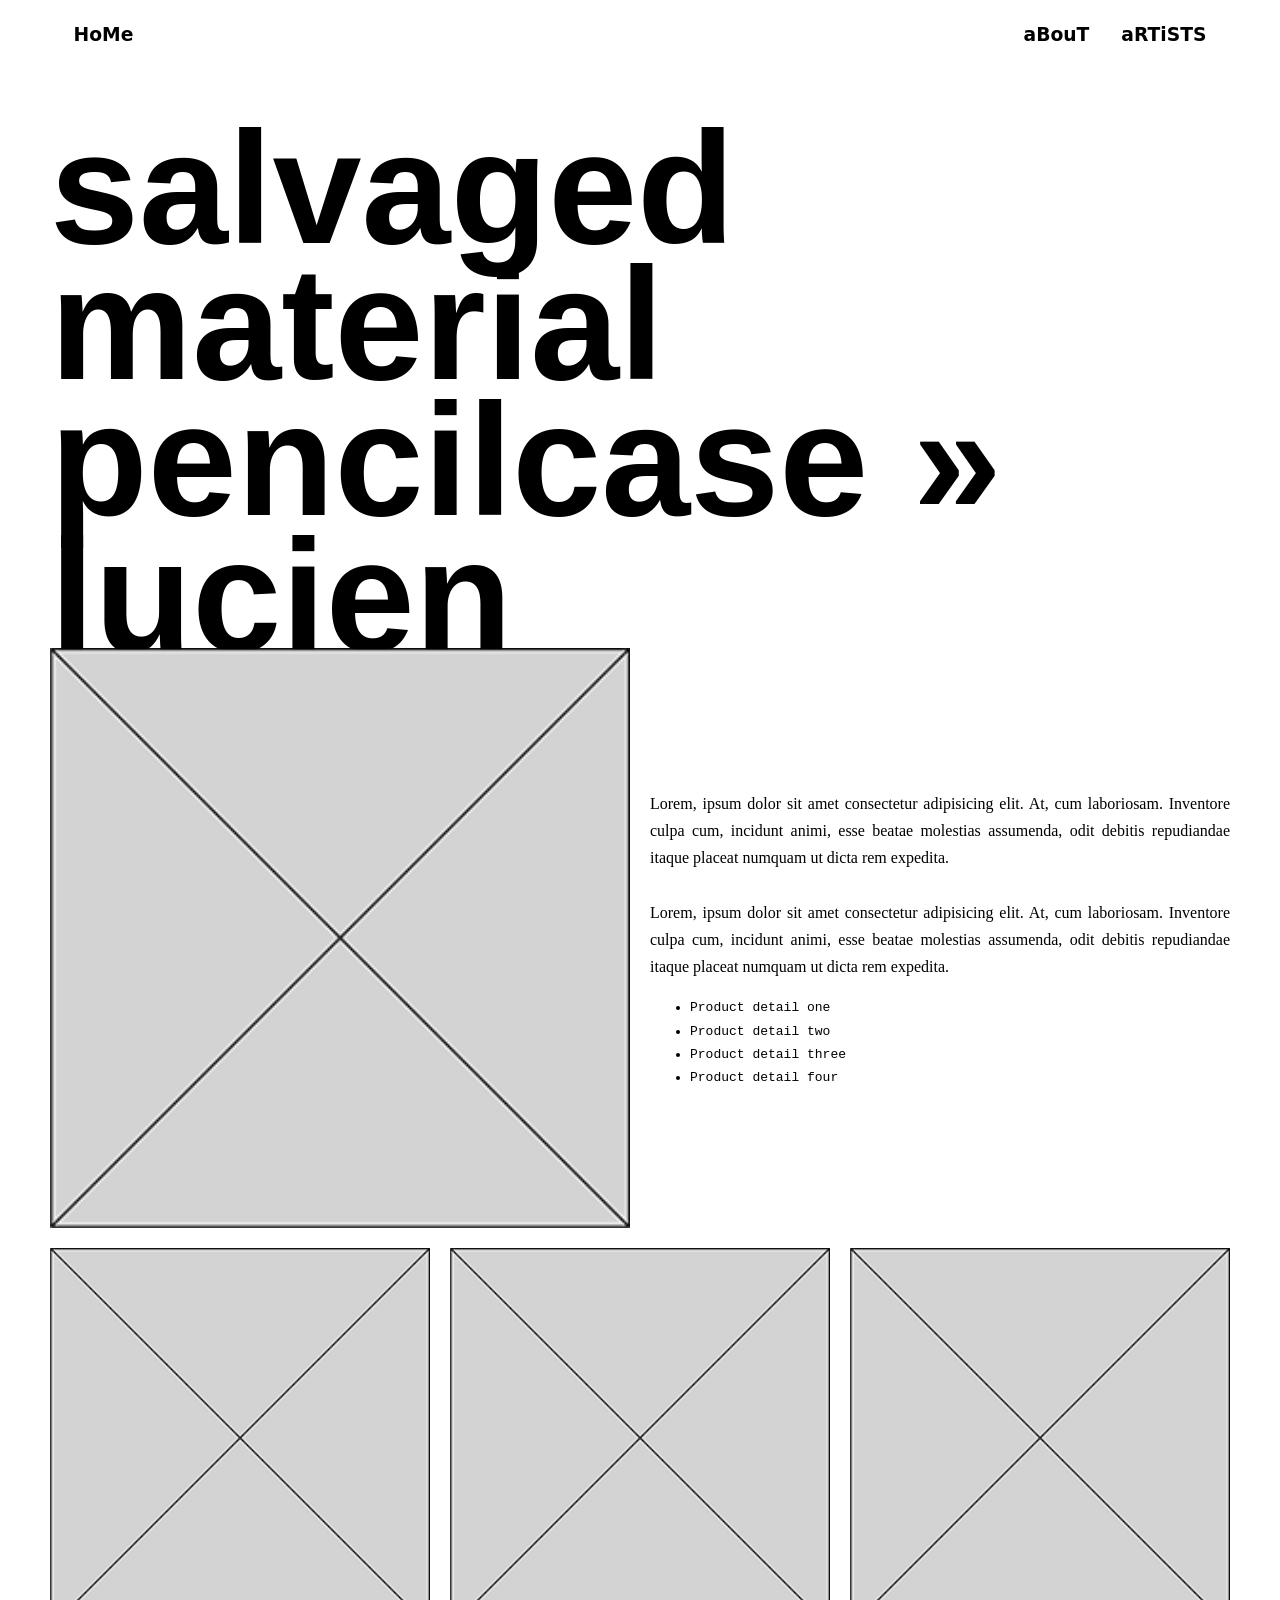
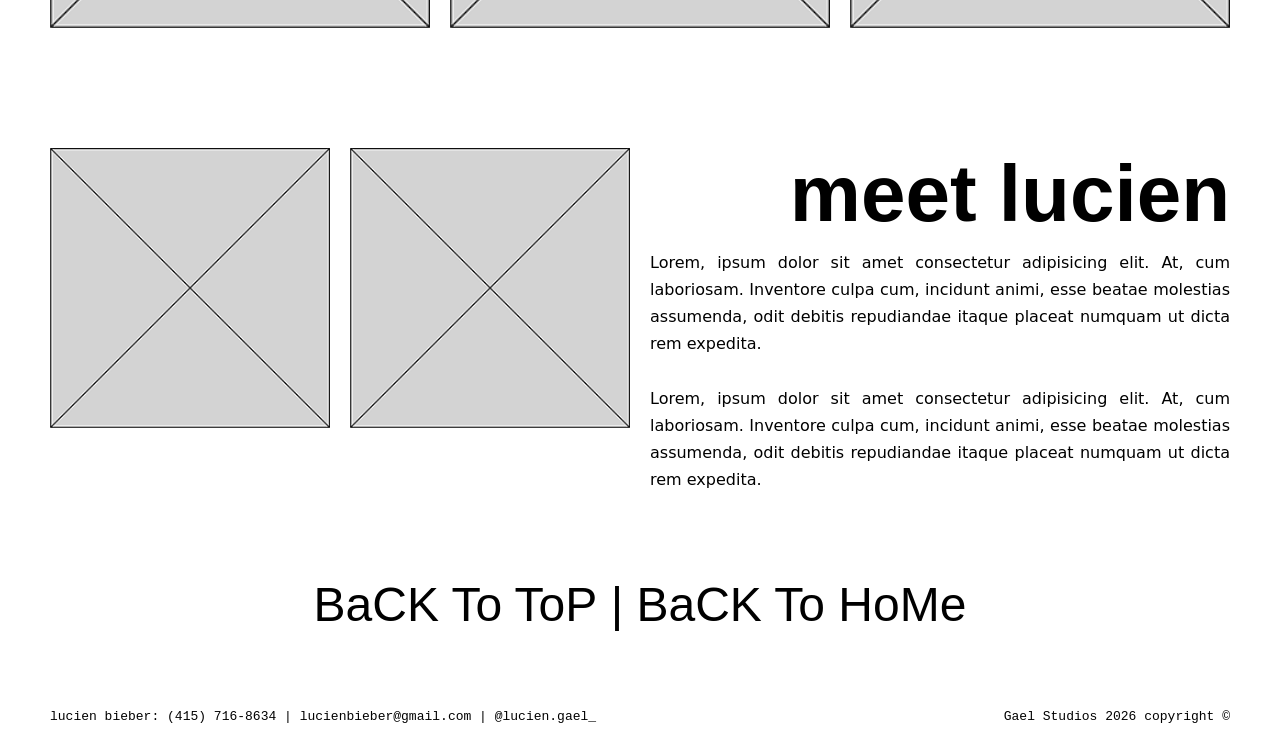
<file: retail-root/aprod.html>
<!DOCTYPE html>
<html>
    <head>
        <meta charset="utf-8">
        <meta http-equiv="X-UA-Compatible" content="IE=edge">
        <title></title>
        <meta name="description" content="">
        <meta name="viewport" content="width=device-width, initial-scale=1">
        <link rel="stylesheet" href="style/layout.css">
        <link rel="stylesheet" href="style/header.css">
        <link rel="stylesheet" href="style/footer.css">
        <link rel="stylesheet" href="style/prod.css">
    </head>
    <body id="top">
        <div class="header">
            <h3 id="title"><a href="index.html">HoMe</a></h3>
            <h3 id="about"><a href="about.html">aBouT</a></h3>
            <h3 id="artists"><a href="credit.html">aRTiSTS</a></h3>
        </div>
        <h1>salvaged material pencilcase » lucien</h1>
        <img src="img/placeholder.png" alt="product 1">
        <div class="product-copy">
            <p>Lorem, ipsum dolor sit amet consectetur adipisicing elit. At, cum laboriosam. Inventore culpa cum, incidunt animi, esse beatae molestias assumenda, odit debitis repudiandae itaque placeat numquam ut dicta rem expedita. <br><br> Lorem, ipsum dolor sit amet consectetur adipisicing elit. At, cum laboriosam. Inventore culpa cum, incidunt animi, esse beatae molestias assumenda, odit debitis repudiandae itaque placeat numquam ut dicta rem expedita.</p>
            <ul>
                <li>Product detail one</li>
                <li>Product detail two</li>
                <li>Product detail three</li>
                <li>Product detail four</li>
            </ul>
        </div>
        <img src="img/placeholder.png" alt="product 1">
        <img src="img/placeholder.png" alt="product 1">
        <img src="img/placeholder.png" alt="product 1">
        <section class="artist-section">
            <div class="artist-images">
                <a href="credit.html"><img src="img/placeholder.png" alt="artist"></a>
                <a href="credit.html"><img src="img/placeholder.png" alt="artist"></a>
            </div>
            <div class="artist-copy">
                <h2><a href="credit.html">meet lucien</a></h2>
                <p class="artist-copy-text">Lorem, ipsum dolor sit amet consectetur adipisicing elit. At, cum laboriosam. Inventore culpa cum, incidunt animi, esse beatae molestias assumenda, odit debitis repudiandae itaque placeat numquam ut dicta rem expedita. <br><br> Lorem, ipsum dolor sit amet consectetur adipisicing elit. At, cum laboriosam. Inventore culpa cum, incidunt animi, esse beatae molestias assumenda, odit debitis repudiandae itaque placeat numquam ut dicta rem expedita.</p>
            </div>
        </section>
        <div id="footer">
            <p class="footer-navigation"><a href="#top">BaCK To ToP</a> | <a href="index.html">BaCK To HoMe</a></p>
            <p id="contact-info">lucien bieber: <a href="tel:+14157168634">(415) 716-8634</a> | <a href="mailto:lucienbieber@gmail.com">lucienbieber@gmail.com</a> | <a href="https://www.instagram.com/lucien.gael_/?hl=en" target="_blank" rel="noopener noreferrer">@lucien.gael_</a></p>
            <p class="studio-copyright">Gael Studios 2026 copyright ©️</p>
        </div>
    </body>
</html>
</file>
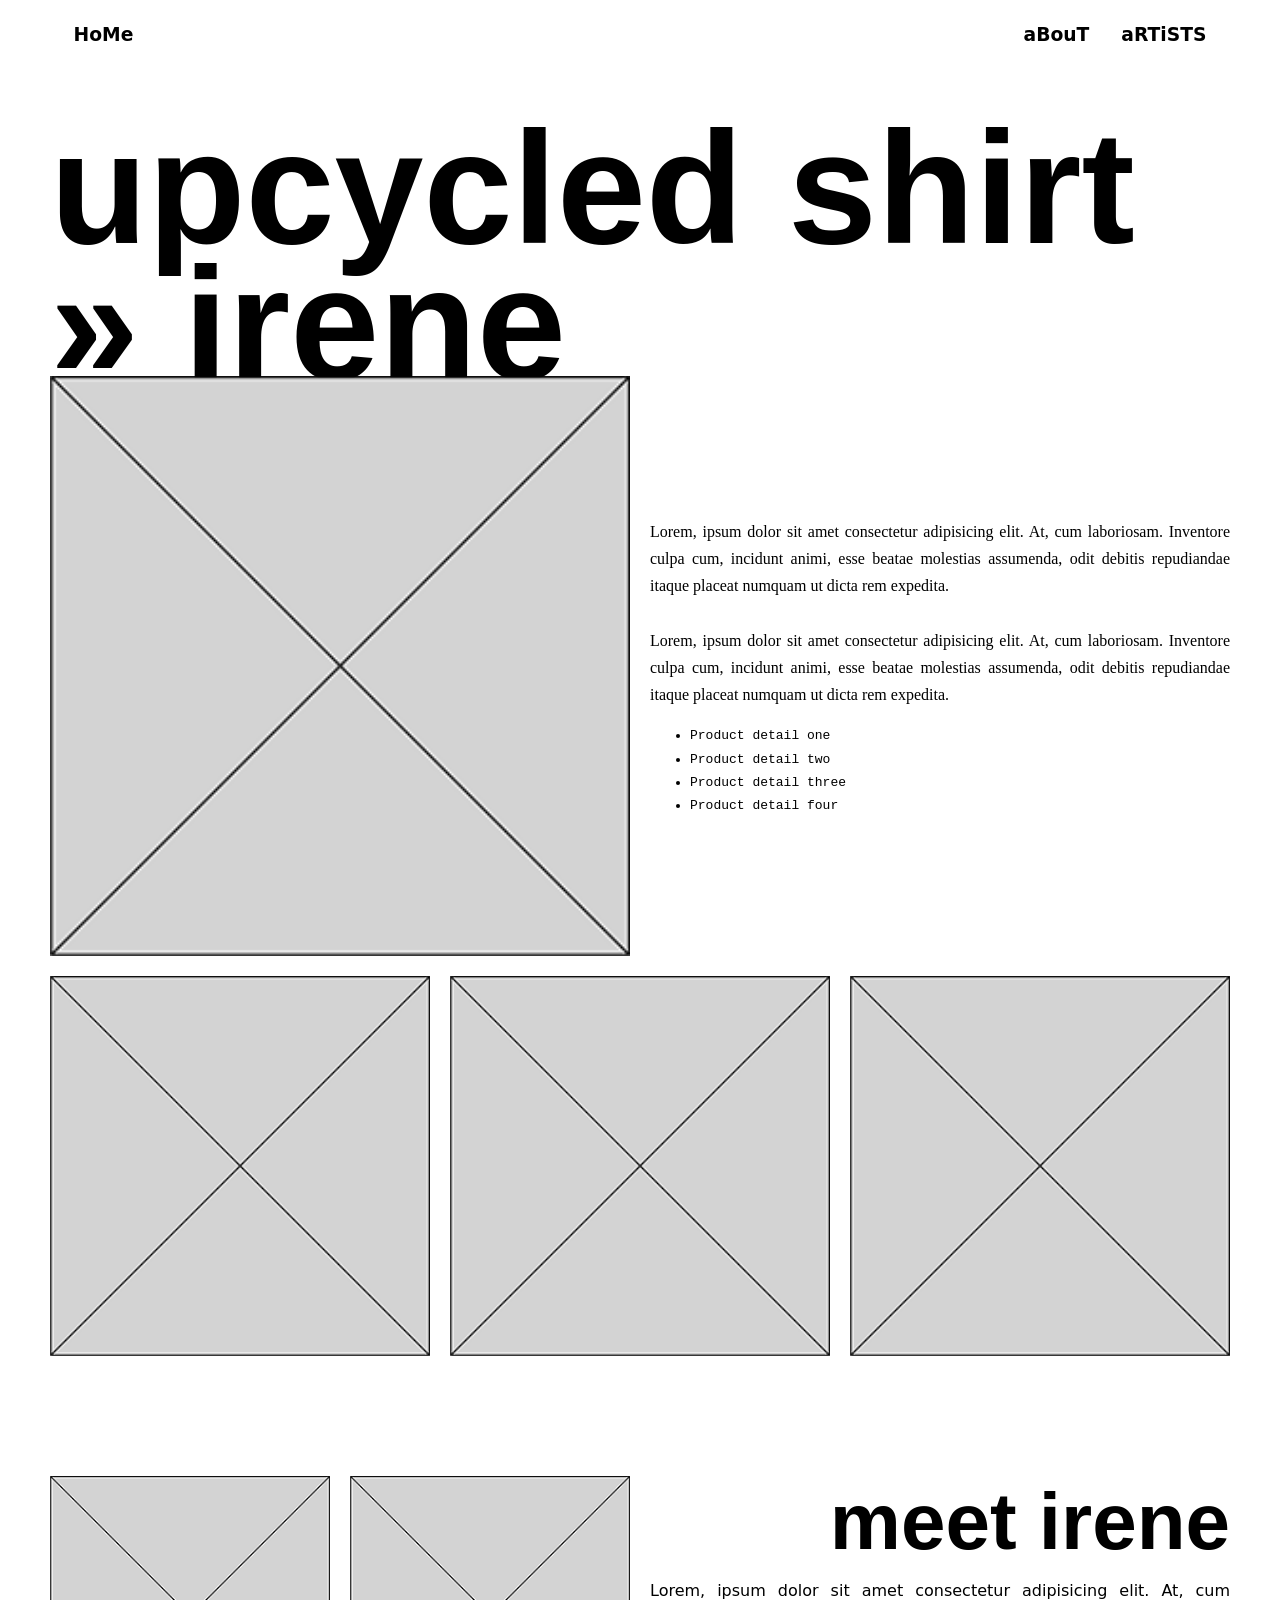
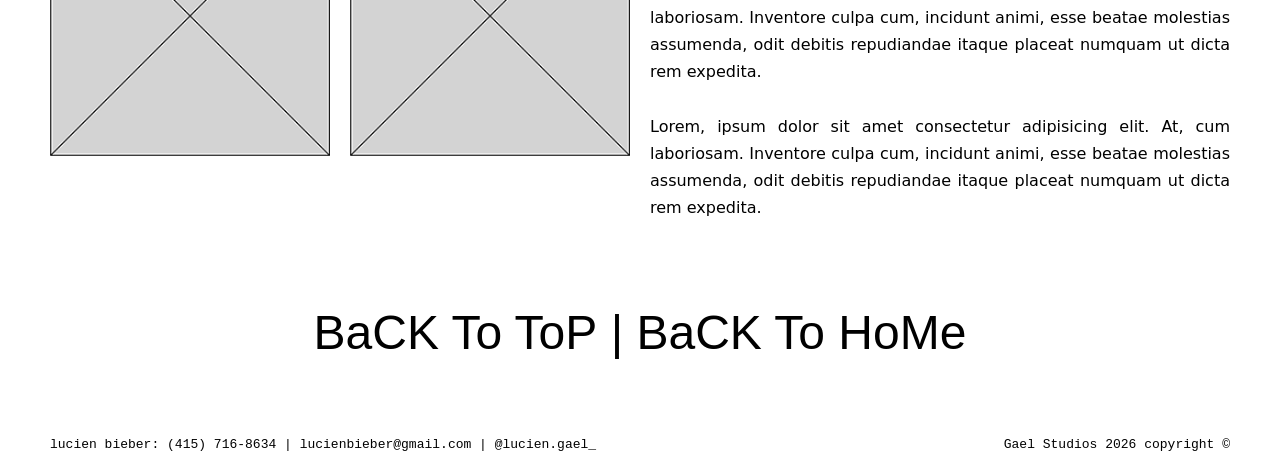
<file: retail-root/bprod.html>
<!DOCTYPE html>
<html>
    <head>
        <meta charset="utf-8">
        <meta http-equiv="X-UA-Compatible" content="IE=edge">
        <title></title>
        <meta name="description" content="">
        <meta name="viewport" content="width=device-width, initial-scale=1">
        <link rel="stylesheet" href="style/layout.css">
        <link rel="stylesheet" href="style/header.css">
        <link rel="stylesheet" href="style/footer.css">
        <link rel="stylesheet" href="style/prod.css">
    </head>
    <body id="top">
        <div class="header">
            <h3 id="title"><a href="index.html">HoMe</a></h3>
            <h3 id="about"><a href="about.html">aBouT</a></h3>
            <h3 id="artists"><a href="credit.html">aRTiSTS</a></h3>
        </div>
        <h1>upcycled shirt » irene</h1>
        <img src="img/placeholder.png" alt="product 2">
        <div class="product-copy">
            <p>Lorem, ipsum dolor sit amet consectetur adipisicing elit. At, cum laboriosam. Inventore culpa cum, incidunt animi, esse beatae molestias assumenda, odit debitis repudiandae itaque placeat numquam ut dicta rem expedita. <br><br> Lorem, ipsum dolor sit amet consectetur adipisicing elit. At, cum laboriosam. Inventore culpa cum, incidunt animi, esse beatae molestias assumenda, odit debitis repudiandae itaque placeat numquam ut dicta rem expedita.</p>
            <ul>
                <li>Product detail one</li>
                <li>Product detail two</li>
                <li>Product detail three</li>
                <li>Product detail four</li>
            </ul>
        </div>
        <img src="img/placeholder.png" alt="product 2">
        <img src="img/placeholder.png" alt="product 2">
        <img src="img/placeholder.png" alt="product 2">
        <section class="artist-section">
            <div class="artist-images">
                <a href="credit.html"><img src="img/placeholder.png" alt="artist"></a>
                <a href="credit.html"><img src="img/placeholder.png" alt="artist"></a>
            </div>
            <div class="artist-copy">
                <h2><a href="credit.html">meet irene</a></h2>
                <p class="artist-copy-text">Lorem, ipsum dolor sit amet consectetur adipisicing elit. At, cum laboriosam. Inventore culpa cum, incidunt animi, esse beatae molestias assumenda, odit debitis repudiandae itaque placeat numquam ut dicta rem expedita. <br><br> Lorem, ipsum dolor sit amet consectetur adipisicing elit. At, cum laboriosam. Inventore culpa cum, incidunt animi, esse beatae molestias assumenda, odit debitis repudiandae itaque placeat numquam ut dicta rem expedita.</p>
            </div>
        </section>
        <div id="footer">
            <p class="footer-navigation"><a href="#top">BaCK To ToP</a> | <a href="index.html">BaCK To HoMe</a></p>
            <p id="contact-info">lucien bieber: <a href="tel:+14157168634">(415) 716-8634</a> | <a href="mailto:lucienbieber@gmail.com">lucienbieber@gmail.com</a> | <a href="https://www.instagram.com/lucien.gael_/?hl=en" target="_blank" rel="noopener noreferrer">@lucien.gael_</a></p>
            <p class="studio-copyright">Gael Studios 2026 copyright ©️</p>
        </div>
    </body>
</html>
</file>
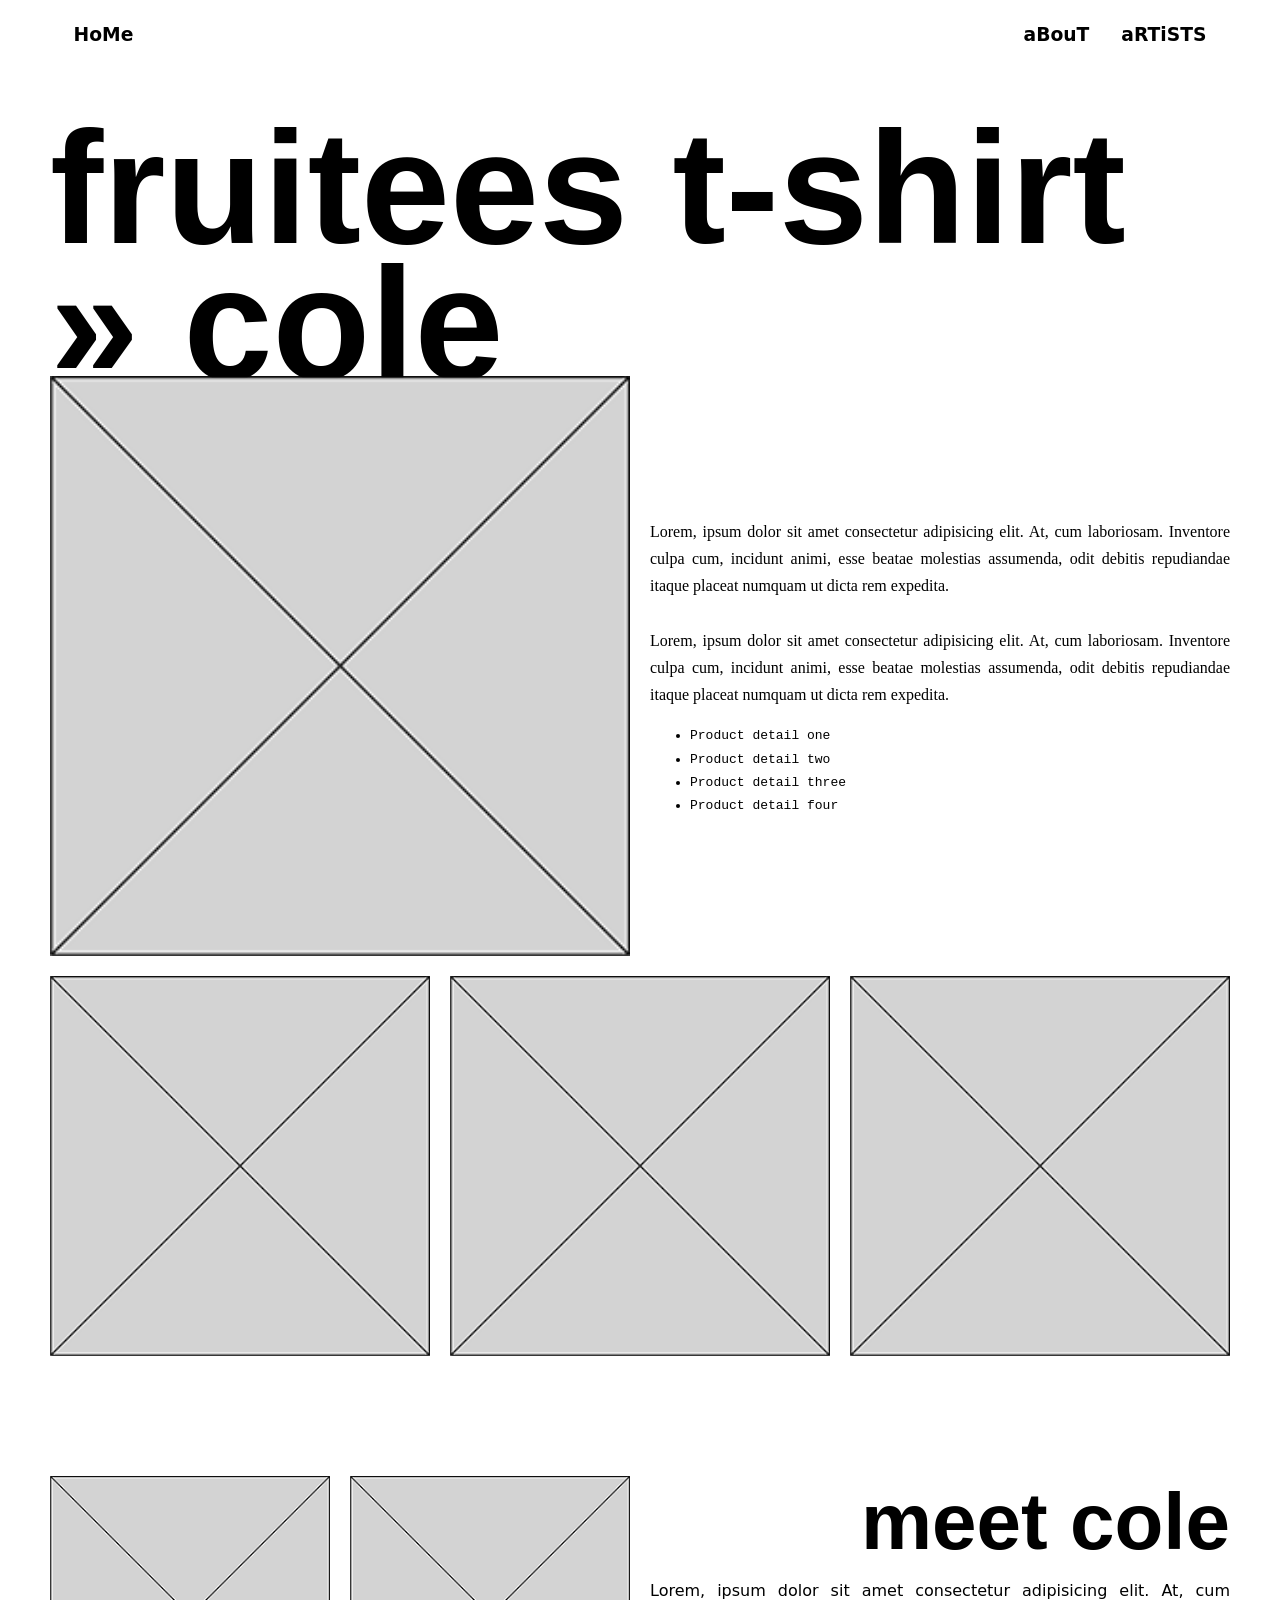
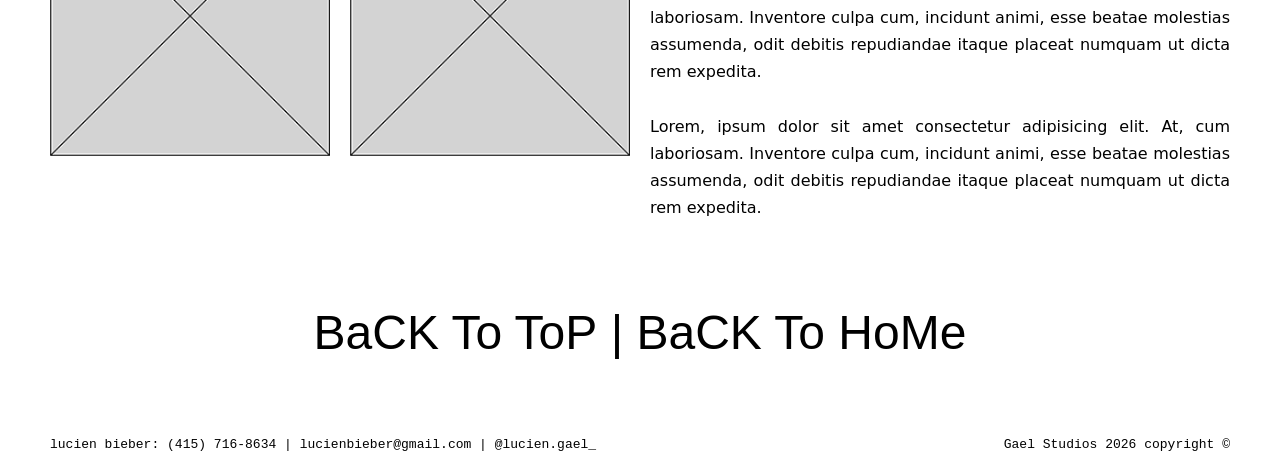
<file: retail-root/cprod.html>
<!DOCTYPE html>
<html>
    <head>
        <meta charset="utf-8">
        <meta http-equiv="X-UA-Compatible" content="IE=edge">
        <title></title>
        <meta name="description" content="">
        <meta name="viewport" content="width=device-width, initial-scale=1">
        <link rel="stylesheet" href="style/layout.css">
        <link rel="stylesheet" href="style/header.css">
        <link rel="stylesheet" href="style/footer.css">
        <link rel="stylesheet" href="style/prod.css">
    </head>
    <body id="top">
        <div class="header">
            <h3 id="title"><a href="index.html">HoMe</a></h3>
            <h3 id="about"><a href="about.html">aBouT</a></h3>
            <h3 id="artists"><a href="credit.html">aRTiSTS</a></h3>
        </div>
        <h1>fruitees t-shirt » cole</h1>
        <img src="img/placeholder.png" alt="product 3">
        <div class="product-copy">
            <p>Lorem, ipsum dolor sit amet consectetur adipisicing elit. At, cum laboriosam. Inventore culpa cum, incidunt animi, esse beatae molestias assumenda, odit debitis repudiandae itaque placeat numquam ut dicta rem expedita. <br><br> Lorem, ipsum dolor sit amet consectetur adipisicing elit. At, cum laboriosam. Inventore culpa cum, incidunt animi, esse beatae molestias assumenda, odit debitis repudiandae itaque placeat numquam ut dicta rem expedita.</p>
            <ul>
                <li>Product detail one</li>
                <li>Product detail two</li>
                <li>Product detail three</li>
                <li>Product detail four</li>
            </ul>
        </div>
        <img src="img/placeholder.png" alt="product 3">
        <img src="img/placeholder.png" alt="product 3">
        <img src="img/placeholder.png" alt="product 3">
        <section class="artist-section">
            <div class="artist-images">
                <a href="credit.html"><img src="img/placeholder.png" alt="artist"></a>
                <a href="credit.html"><img src="img/placeholder.png" alt="artist"></a>
            </div>
            <div class="artist-copy">
                <h2><a href="credit.html">meet cole</a></h2>
                <p class="artist-copy-text">Lorem, ipsum dolor sit amet consectetur adipisicing elit. At, cum laboriosam. Inventore culpa cum, incidunt animi, esse beatae molestias assumenda, odit debitis repudiandae itaque placeat numquam ut dicta rem expedita. <br><br> Lorem, ipsum dolor sit amet consectetur adipisicing elit. At, cum laboriosam. Inventore culpa cum, incidunt animi, esse beatae molestias assumenda, odit debitis repudiandae itaque placeat numquam ut dicta rem expedita.</p>
            </div>
        </section>
        <div id="footer">
            <p class="footer-navigation"><a href="#top">BaCK To ToP</a> | <a href="index.html">BaCK To HoMe</a></p>
            <p id="contact-info">lucien bieber: <a href="tel:+14157168634">(415) 716-8634</a> | <a href="mailto:lucienbieber@gmail.com">lucienbieber@gmail.com</a> | <a href="https://www.instagram.com/lucien.gael_/?hl=en" target="_blank" rel="noopener noreferrer">@lucien.gael_</a></p>
            <p class="studio-copyright">Gael Studios 2026 copyright ©️</p>
        </div>
    </body>
</html>
</file>
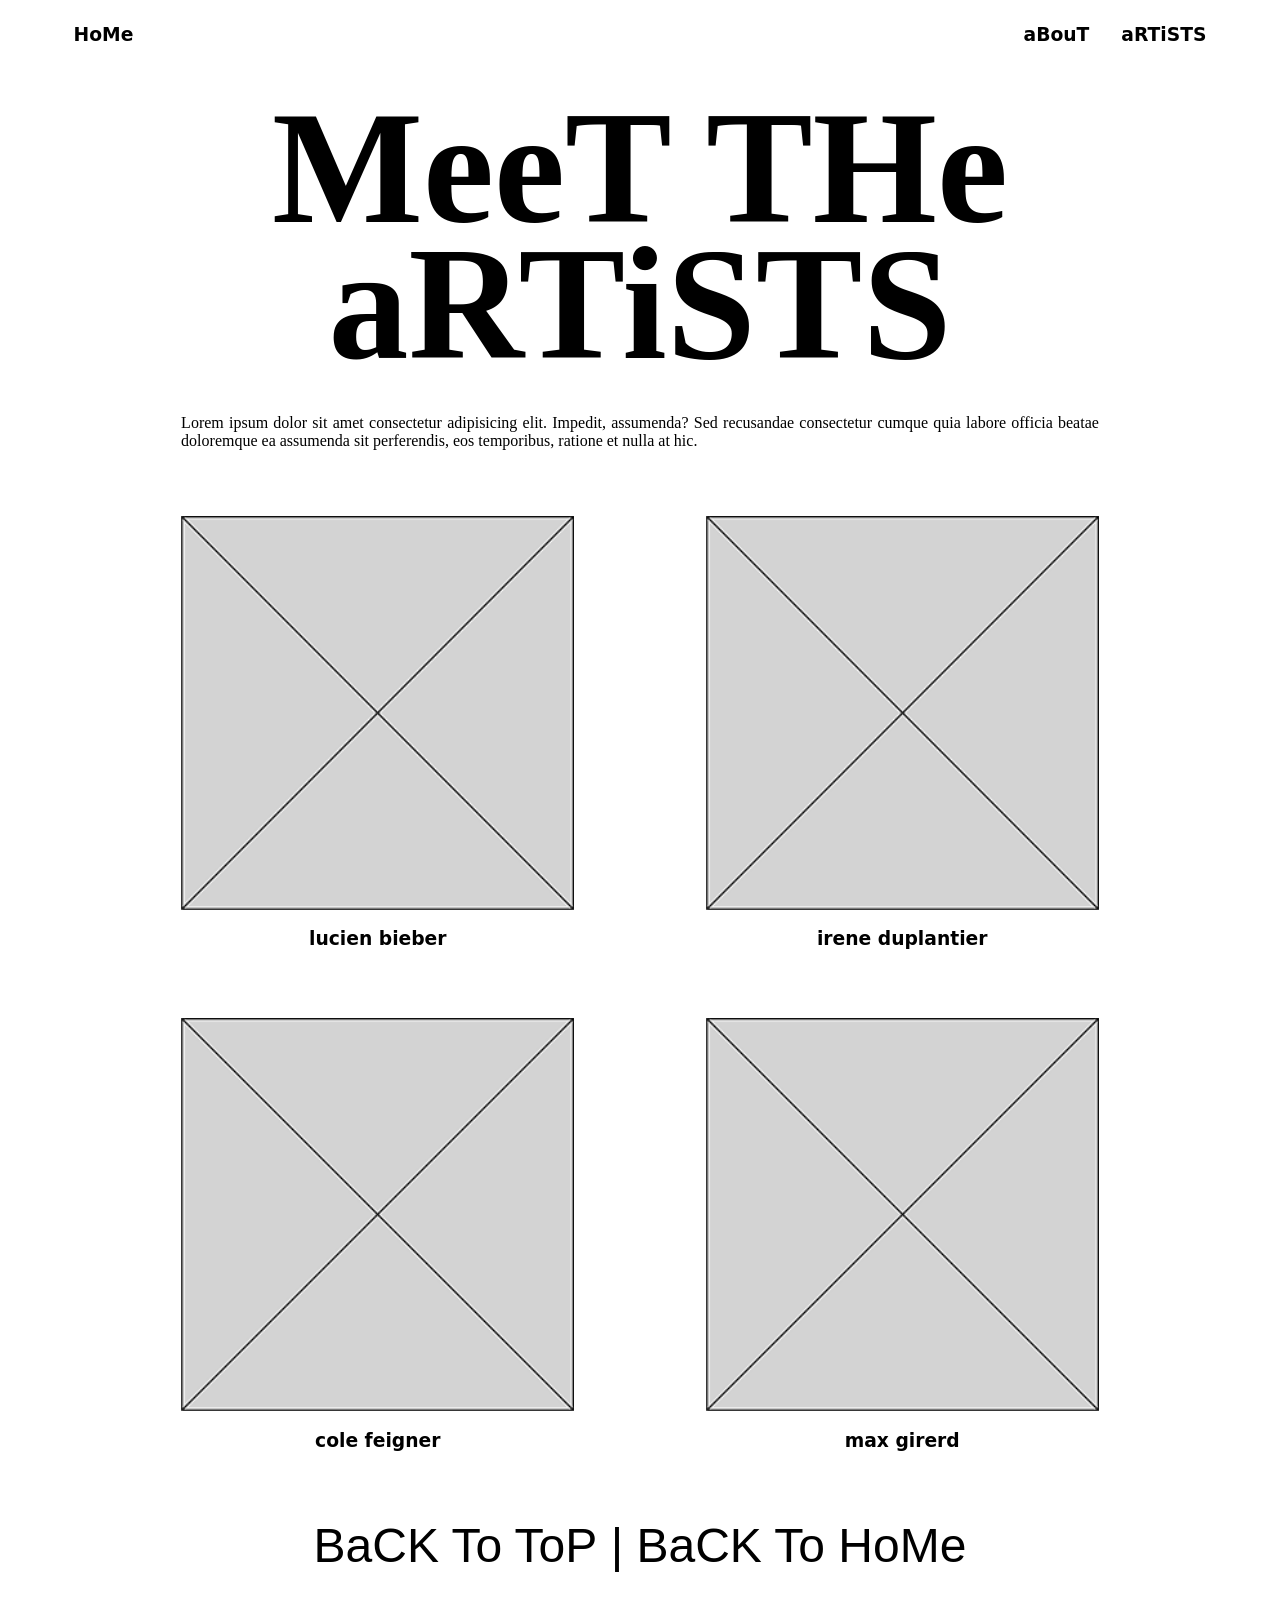
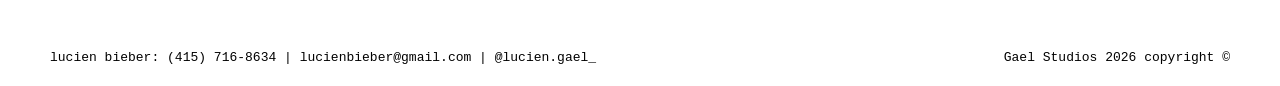
<file: retail-root/credit.html>
<!DOCTYPE html>
<html>
    <head>
        <meta charset="utf-8">
        <meta http-equiv="X-UA-Compatible" content="IE=edge">
        <title></title>
        <meta name="description" content="">
        <meta name="viewport" content="width=device-width, initial-scale=1">
        <link rel="stylesheet" href="style/layout.css">
        <link rel="stylesheet" href="style/header.css">
        <link rel="stylesheet" href="style/footer.css">
        <link rel="stylesheet" href="style/index.css">
    </head>
    <body id="top">
        <div class="header">
            <h3 id="title"><a href="index.html">HoMe</a></h3>
            <h3 id="about"><a href="about.html">aBouT</a></h3>
            <h3 id="artists"><a href="credit.html">aRTiSTS</a></h3>
        </div>
        <div class="content">
            <h1>MeeT THe aRTiSTS</h1>
            <p>Lorem ipsum dolor sit amet consectetur adipisicing elit. Impedit, assumenda? Sed recusandae consectetur cumque quia labore officia beatae doloremque ea assumenda sit perferendis, eos temporibus, ratione et nulla at hic.</p>
            <div class="product prod1">
                <button class="artist-image-button" type="button" aria-label="Open artist 1 popup" aria-controls="artist-1-popup">
                    <img src="img/placeholder.png" alt="artist 1">
                </button>
                <h3>lucien bieber</h3>
            </div>
            <div class="product prod2">
                <button class="artist-image-button" type="button" aria-label="Open artist 2 popup" aria-controls="artist-2-popup">
                    <img src="img/placeholder.png" alt="artist 2">
                </button>
                <h3>irene duplantier</h3>
            </div>
            <div class="product prod3">
                <button class="artist-image-button" type="button" aria-label="Open artist 3 popup" aria-controls="artist-3-popup">
                    <img src="img/placeholder.png" alt="artist 3">
                </button>
                <h3>cole feigner</h3>
            </div>
            <div class="product prod4">
                <button class="artist-image-button" type="button" aria-label="Open artist 4 popup" aria-controls="artist-4-popup">
                    <img src="img/placeholder.png" alt="artist 4">
                </button>
                <h3>max girerd</h3>
            </div>
        </div>
        <dialog class="artist-popup" id="artist-1-popup" aria-labelledby="artist-1-title">
            <form method="dialog">
                <button class="artist-popup-close" aria-label="Close popup">×</button>
            </form>
            <div class="artist-popup-copy">
                <h1 id="artist-1-title">lucien bieber</h1>
                <p>Lorem ipsum dolor sit amet consectetur adipisicing elit. Impedit, assumenda? Sed recusandae consectetur cumque quia labore officia beatae doloremque ea assumenda sit perferendis, eos temporibus, ratione et nulla at hic.</p>
                <h3>Unordered List Title</h3>
                <ul>
                    <li>List item one</li>
                    <li>List item two</li>
                    <li>List item three</li>
                </ul>
            </div>
            <img src="img/placeholder.png" alt="artist image">
        </dialog>
        <dialog class="artist-popup" id="artist-2-popup" aria-labelledby="artist-2-title">
            <form method="dialog">
                <button class="artist-popup-close" aria-label="Close popup">×</button>
            </form>
            <div class="artist-popup-copy">
                <h1 id="artist-2-title">irene duplantier</h1>
                <p>Lorem ipsum dolor sit amet consectetur adipisicing elit. Impedit, assumenda? Sed recusandae consectetur cumque quia labore officia beatae doloremque ea assumenda sit perferendis, eos temporibus, ratione et nulla at hic.</p>
                <h3>Unordered List Title</h3>
                <ul>
                    <li>List item one</li>
                    <li>List item two</li>
                    <li>List item three</li>
                </ul>
            </div>
            <img src="img/placeholder.png" alt="artist image">
        </dialog>
        <dialog class="artist-popup" id="artist-3-popup" aria-labelledby="artist-3-title">
            <form method="dialog">
                <button class="artist-popup-close" aria-label="Close popup">×</button>
            </form>
            <div class="artist-popup-copy">
                <h1 id="artist-3-title">cole feigner</h1>
                <p>Lorem ipsum dolor sit amet consectetur adipisicing elit. Impedit, assumenda? Sed recusandae consectetur cumque quia labore officia beatae doloremque ea assumenda sit perferendis, eos temporibus, ratione et nulla at hic.</p>
                <h3>Unordered List Title</h3>
                <ul>
                    <li>List item one</li>
                    <li>List item two</li>
                    <li>List item three</li>
                </ul>
            </div>
            <img src="img/placeholder.png" alt="artist image">
        </dialog>
        <dialog class="artist-popup" id="artist-4-popup" aria-labelledby="artist-4-title">
            <form method="dialog">
                <button class="artist-popup-close" aria-label="Close popup">×</button>
            </form>
            <div class="artist-popup-copy">
                <h1 id="artist-4-title">max girerd</h1>
                <p>Lorem ipsum dolor sit amet consectetur adipisicing elit. Impedit, assumenda? Sed recusandae consectetur cumque quia labore officia beatae doloremque ea assumenda sit perferendis, eos temporibus, ratione et nulla at hic.</p>
                <h3>Unordered List Title</h3>
                <ul>
                    <li>List item one</li>
                    <li>List item two</li>
                    <li>List item three</li>
                </ul>
            </div>
            <img src="img/placeholder.png" alt="artist image">
        </dialog>
        <div id="footer">
            <p class="footer-navigation"><a href="#top">BaCK To ToP</a> | <a href="index.html">BaCK To HoMe</a></p>
            <p id="contact-info">lucien bieber: <a href="tel:+14157168634">(415) 716-8634</a> | <a href="mailto:lucienbieber@gmail.com">lucienbieber@gmail.com</a> | <a href="https://www.instagram.com/lucien.gael_/?hl=en" target="_blank" rel="noopener noreferrer">@lucien.gael_</a></p>
            <p class="studio-copyright">Gael Studios 2026 copyright ©️</p>
        </div>
        <script src="artist-popup.js"></script>
    </body>
</html>
</file>
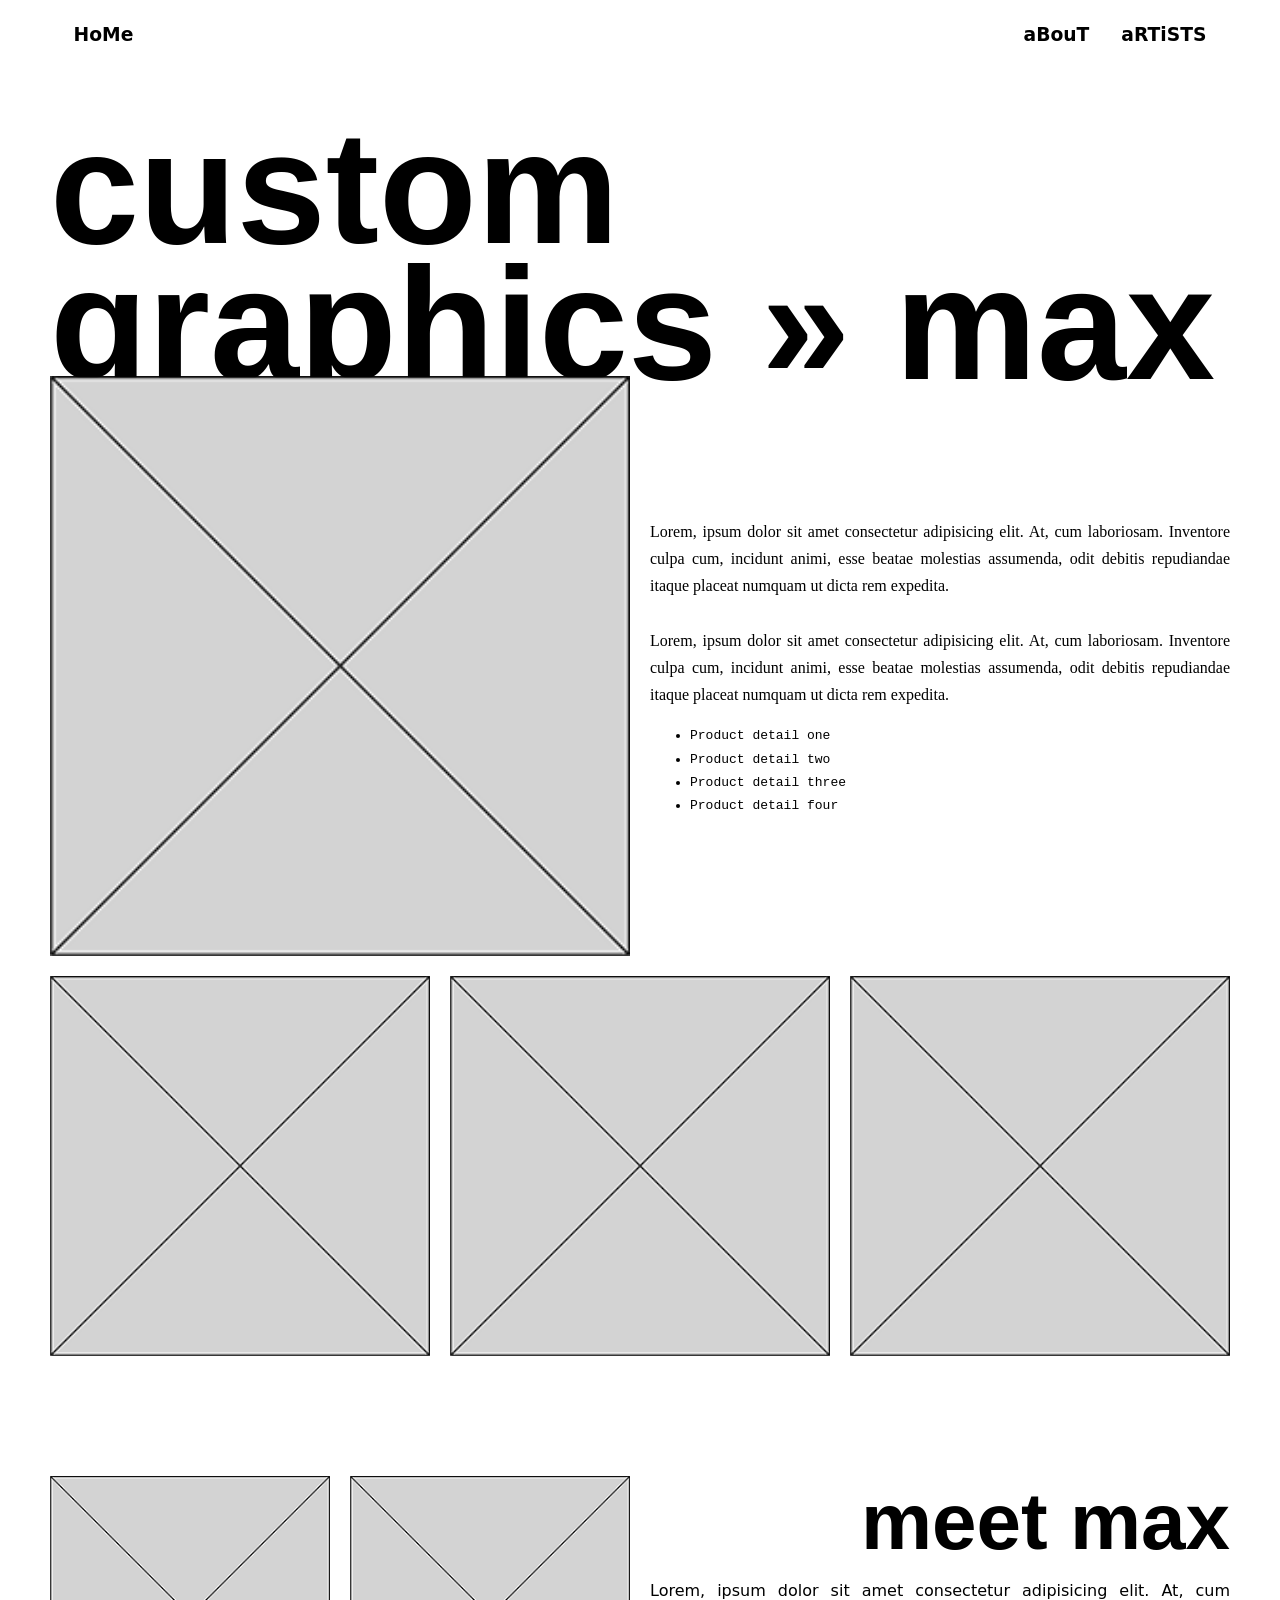
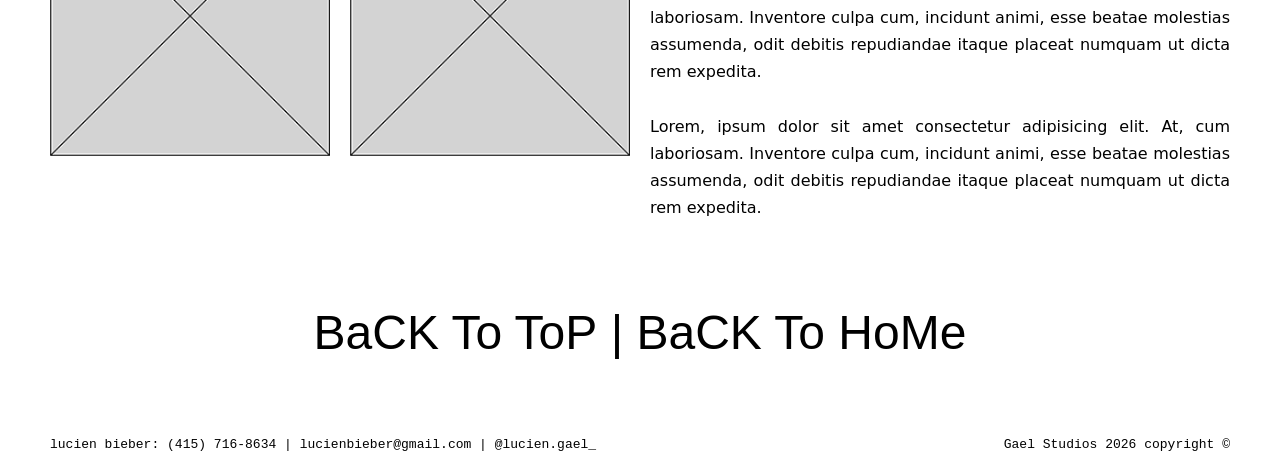
<file: retail-root/dprod.html>
<!DOCTYPE html>
<html>
    <head>
        <meta charset="utf-8">
        <meta http-equiv="X-UA-Compatible" content="IE=edge">
        <title></title>
        <meta name="description" content="">
        <meta name="viewport" content="width=device-width, initial-scale=1">
        <link rel="stylesheet" href="style/layout.css">
        <link rel="stylesheet" href="style/header.css">
        <link rel="stylesheet" href="style/footer.css">
        <link rel="stylesheet" href="style/prod.css">
    </head>
    <body id="top">
        <div class="header">
            <h3 id="title"><a href="index.html">HoMe</a></h3>
            <h3 id="about"><a href="about.html">aBouT</a></h3>
            <h3 id="artists"><a href="credit.html">aRTiSTS</a></h3>
        </div>
        <h1>custom graphics » max</h1>
        <img src="img/placeholder.png" alt="product 4">
        <div class="product-copy">
            <p>Lorem, ipsum dolor sit amet consectetur adipisicing elit. At, cum laboriosam. Inventore culpa cum, incidunt animi, esse beatae molestias assumenda, odit debitis repudiandae itaque placeat numquam ut dicta rem expedita. <br><br> Lorem, ipsum dolor sit amet consectetur adipisicing elit. At, cum laboriosam. Inventore culpa cum, incidunt animi, esse beatae molestias assumenda, odit debitis repudiandae itaque placeat numquam ut dicta rem expedita.</p>
            <ul>
                <li>Product detail one</li>
                <li>Product detail two</li>
                <li>Product detail three</li>
                <li>Product detail four</li>
            </ul>
        </div>
        <img src="img/placeholder.png" alt="product 4">
        <img src="img/placeholder.png" alt="product 4">
        <img src="img/placeholder.png" alt="product 4">
        <section class="artist-section">
            <div class="artist-images">
                <a href="credit.html"><img src="img/placeholder.png" alt="artist"></a>
                <a href="credit.html"><img src="img/placeholder.png" alt="artist"></a>
            </div>
            <div class="artist-copy">
                <h2><a href="credit.html">meet max</a></h2>
                <p class="artist-copy-text">Lorem, ipsum dolor sit amet consectetur adipisicing elit. At, cum laboriosam. Inventore culpa cum, incidunt animi, esse beatae molestias assumenda, odit debitis repudiandae itaque placeat numquam ut dicta rem expedita. <br><br> Lorem, ipsum dolor sit amet consectetur adipisicing elit. At, cum laboriosam. Inventore culpa cum, incidunt animi, esse beatae molestias assumenda, odit debitis repudiandae itaque placeat numquam ut dicta rem expedita.</p>
            </div>
        </section>
        <div id="footer">
            <p class="footer-navigation"><a href="#top">BaCK To ToP</a> | <a href="index.html">BaCK To HoMe</a></p>
            <p id="contact-info">lucien bieber: <a href="tel:+14157168634">(415) 716-8634</a> | <a href="mailto:lucienbieber@gmail.com">lucienbieber@gmail.com</a> | <a href="https://www.instagram.com/lucien.gael_/?hl=en" target="_blank" rel="noopener noreferrer">@lucien.gael_</a></p>
            <p class="studio-copyright">Gael Studios 2026 copyright ©️</p>
        </div>
    </body>
</html>
</file>
<file: style/layout.css>
body{
    margin-inline: 50px;
}

.dillon-headshot{
    box-sizing: border-box;
    border: 1px solid #000;
}

h1{
    line-height: 85%;
    margin-bottom: 5%;
}

@media (max-width: 700px){
    body{
        margin-inline: 20px;
    }
}
</file>
<file: style/header.css>
.header{
    position: sticky;
    top: 0;
    display: grid;
    grid-template-columns: 1fr auto auto;
    align-items: center;
    gap: 2rem;
    padding: 2%;
    font-family: system-ui;
    margin-top: -1%;
    margin-bottom: 5%;
}

.header h3{
    margin: 0;
    justify-self: end;
}

.header #title{
    justify-self: start;
}

.header #title a{
    color: inherit;
    text-decoration: none;
}

.header-logo{
    display: block;
    width: clamp(56px, 7vw, 96px);
    aspect-ratio: 250.4 / 251;
    background-color: currentColor;
    -webkit-mask: url("../img/tha-shop-logotype.svg") center / contain no-repeat;
    mask: url("../img/tha-shop-logotype.svg") center / contain no-repeat;
}

.header #about a,
.header #artists a{
    color: inherit;
    text-decoration: none;
}

.header a{
    display: inline-block;
    transition: transform 0.2s ease;
}

.header a:hover{
    transform: scale(1.1);
}
</file>
<file: style/footer.css>
#footer{
    display: grid;
    grid-template-columns: repeat(8, 1fr);
    row-gap: 1rem;
}

.footer-navigation{
    grid-column: 1 / -1;
    justify-self: center;
    text-align: center;
    font-family: Impact, sans-serif;
    font-size: 300%;
}

.footer-navigation a{
    display: inline-block;
    color: inherit;
    text-decoration: none;
    transition: transform 0.2s ease;
}

.footer-navigation a:hover{
    transform: scale(1.1);
}

#contact-info{
    grid-column: 1 / 5;
    justify-self: start;
    text-align: left;
    font-family: monospace;
}

#contact-info a{
    display: inline-block;
    color: inherit;
    text-decoration: none;
    transition: transform 0.2s ease;
}

#contact-info a:hover{
    transform: scale(1.1);
}

.studio-copyright{
    grid-column: 5 / -1;
    grid-row: 2;
    justify-self: end;
    text-align: right;
    font-family: monospace;
}

@media (max-width: 700px){
    #contact-info,
    .studio-copyright{
        grid-column: 1 / -1;
        grid-row: auto;
    }
}
</file>
<file: style/index.css>
.content{
    display: grid;
    grid-template-columns: repeat(9, 1fr);
    row-gap: 50px;
}

h1{
    text-align: center;
    font-size: 1000%;
    grid-column: 1 / -1;
    font-family: impact;
    margin: -2%;
}

p{
    text-align: center;
    grid-column: 4 / 6;
}

.content > p{
    grid-column: 2 / 9;
    text-align: justify;
}

img{
    width:100%;
    transition: transform 0.1s ease;
}

img:hover{
    transform: scale(1.2);
}

.dvd-bouncer{
    position: absolute;
    top: 0;
    left: 0;
    z-index: 10;
    width: clamp(48px, 7vw, 80px);
    aspect-ratio: 250.4 / 251;
    background-color: #FF0000;
    -webkit-mask: url("../img/tha-shop-logotype.svg") center / contain no-repeat;
    mask: url("../img/tha-shop-logotype.svg") center / contain no-repeat;
    pointer-events: none;
}

.artist-popup img,
.artist-popup img:hover{
    transform: none;
    transition: none;
}

.product{
    text-align: center;
}

.product img{
    display: block;
    aspect-ratio: 1;
    object-fit: cover;
}

.product h3{
    display: block;
}

.prod1{
    grid-column:  2 / 5;
}

.prod2{
    grid-column: 6 / 9;
}

.prod3{
    grid-column: 2 / 5;
}

.prod4{
    grid-column: 6 / 9 ;
}

h3{
    display: flex;
    align-items: center;
    text-align: center;
    font-family: system-ui;
}

.text1{
    grid-column:  3 / 4;
    text-align: center;
}

.text2{
    grid-column: 7 / 8;
    text-align: center;
}

.text3  {
    grid-column: 3 / 4;
    text-align: center;
}

.text4{
    grid-column: 7 / 8 ;
    text-align: center;
}

.artist-image-button{
    display: block;
    width: 100%;
    padding: 0;
    border: 0;
    background: none;
    cursor: pointer;
}

.artist-popup{
    position: fixed;
    width: min(80vw, 142.22vh);
    max-width: none;
    max-height: 80vh;
    aspect-ratio: 16 / 9;
    box-sizing: border-box;
    padding: 2rem;
    border: 0;
    background: #fff;
    overflow: auto;
}

.artist-popup[open]{
    display: grid;
    grid-template-columns: repeat(2, minmax(0, 1fr));
    grid-template-rows: minmax(0, 1fr);
    gap: 1.5rem;
    align-items: stretch;
}

.artist-popup-copy{
    grid-column: 2;
    grid-row: 1;
    display: flex;
    flex-direction: column;
    gap: 20px;
    justify-content: center;
    min-height: 0;
}

.artist-popup-copy h1{
    margin: 0;
    font-size: clamp(1.5rem, 4vw, 3rem);
}

.artist-popup-copy p{
    margin: 0;
    text-align: left;
}

.artist-popup-copy h3{
    margin: 0;
    text-align: left;
}

.artist-popup-copy ul{
    margin: 0;
    padding-left: 1.25rem;
    text-align: left;
    font-family: monospace;
    line-height: 1.8;
}

.artist-popup > img{
    grid-column: 1;
    grid-row: 1;
    width: 100%;
    height: 100%;
    object-fit: contain;
}

.artist-popup::backdrop{
    background: rgb(0 0 0 / 60%);
}

.artist-popup form{
    position: absolute;
    top: 0.5rem;
    right: 0.5rem;
    margin: 0;
}

.artist-popup-close{
    position: relative;
    display: block;
    width: 2.5rem;
    height: 2.5rem;
    padding: 0;
    border: 1px solid #000;
    border-radius: 0;
    background: transparent;
    font-size: 0;
    cursor: pointer;
}

.artist-popup-close::before,
.artist-popup-close::after{
    position: absolute;
    top: 50%;
    left: 50%;
    width: 141.42%;
    height: 1px;
    background: #000;
    content: "";
}

.artist-popup-close::before{
    transform: translate(-50%, -50%) rotate(45deg);
}

.artist-popup-close::after{
    transform: translate(-50%, -50%) rotate(-45deg);
}
</file>
<file: retail-root/style/layout.css>
body{
    margin-inline: 50px;
}

h1{
    line-height: 85%;
    margin-bottom: 5%;
}

@media (max-width: 700px){
    body{
        margin-inline: 20px;
    }
}
</file>
<file: retail-root/style/header.css>
.header{
    position: sticky;
    top: 0;
    display: grid;
    grid-template-columns: 1fr auto auto;
    align-items: center;
    gap: 2rem;
    padding: 2%;
    font-family: system-ui;
    margin-top: -1%;
    margin-bottom: 5%;
}

.header h3{
    margin: 0;
    justify-self: end;
}

.header #title{
    justify-self: start;
}

.header #title a{
    color: inherit;
    text-decoration: none;
}

.header #about a,
.header #artists a{
    color: inherit;
    text-decoration: none;
}

.header a{
    display: inline-block;
    transition: transform 0.2s ease;
}

.header a:hover{
    transform: scale(1.1);
}
</file>
<file: retail-root/style/footer.css>
#footer{
    display: grid;
    grid-template-columns: repeat(8, 1fr);
    row-gap: 1rem;
}

.footer-navigation{
    grid-column: 1 / -1;
    justify-self: center;
    text-align: center;
    font-family: Impact, sans-serif;
    font-size: 300%;
}

.footer-navigation a{
    display: inline-block;
    color: inherit;
    text-decoration: none;
    transition: transform 0.2s ease;
}

.footer-navigation a:hover{
    transform: scale(1.1);
}

#contact-info{
    grid-column: 1 / 5;
    justify-self: start;
    text-align: left;
    font-family: monospace;
}

#contact-info a{
    display: inline-block;
    color: inherit;
    text-decoration: none;
    transition: transform 0.2s ease;
}

#contact-info a:hover{
    transform: scale(1.1);
}

.studio-copyright{
    grid-column: 5 / -1;
    grid-row: 2;
    justify-self: end;
    text-align: right;
    font-family: monospace;
}

@media (max-width: 700px){
    #contact-info,
    .studio-copyright{
        grid-column: 1 / -1;
        grid-row: auto;
    }
}
</file>
<file: retail-root/style/index.css>
.content{
    display: grid;
    grid-template-columns: repeat(9, 1fr);
    row-gap: 50px;
}

h1{
    text-align: center;
    font-size: 1000%;
    grid-column: 1 / -1;
    font-family: impact;
    margin: -2%;
}

p{
    text-align: center;
    grid-column: 4 / 6;
}

.content > p{
    grid-column: 2 / 9;
    text-align: justify;
}

img{
    width:100%;
    transition: transform 0.1s ease;
}

img:hover{
    transform: scale(1.2);
}

.artist-popup img,
.artist-popup img:hover{
    transform: none;
    transition: none;
}

.product{
    text-align: center;
}

.product img{
    display: block;
}

.product h3{
    display: block;
}

.prod1{
    grid-column:  2 / 5;
}

.prod2{
    grid-column: 6 / 9;
}

.prod3{
    grid-column: 2 / 5;
}

.prod4{
    grid-column: 6 / 9 ;
}

h3{
    display: flex;
    align-items: center;
    text-align: center;
    font-family: system-ui;
}

.text1{
    grid-column:  3 / 4;
    text-align: center;
}

.text2{
    grid-column: 7 / 8;
    text-align: center;
}

.text3  {
    grid-column: 3 / 4;
    text-align: center;
}

.text4{
    grid-column: 7 / 8 ;
    text-align: center;
}

.artist-image-button{
    display: block;
    width: 100%;
    padding: 0;
    border: 0;
    background: none;
    cursor: pointer;
}

.artist-popup{
    position: fixed;
    width: min(80vw, 142.22vh);
    max-width: none;
    max-height: 80vh;
    aspect-ratio: 16 / 9;
    box-sizing: border-box;
    padding: 2rem;
    border: 0;
    background: #fff;
    overflow: auto;
}

.artist-popup[open]{
    display: grid;
    grid-template-columns: repeat(2, minmax(0, 1fr));
    grid-template-rows: minmax(0, 1fr);
    gap: 1.5rem;
    align-items: stretch;
}

.artist-popup-copy{
    grid-column: 2;
    grid-row: 1;
    display: flex;
    flex-direction: column;
    gap: 20px;
    justify-content: center;
    min-height: 0;
}

.artist-popup-copy h1{
    margin: 0;
    font-size: clamp(1.5rem, 4vw, 3rem);
}

.artist-popup-copy p{
    margin: 0;
    text-align: left;
}

.artist-popup-copy h3{
    margin: 0;
    text-align: left;
}

.artist-popup-copy ul{
    margin: 0;
    padding-left: 1.25rem;
    text-align: left;
    font-family: monospace;
    line-height: 1.8;
}

.artist-popup > img{
    grid-column: 1;
    grid-row: 1;
    width: 100%;
    height: 100%;
    object-fit: contain;
}

.artist-popup::backdrop{
    background: rgb(0 0 0 / 60%);
}

.artist-popup form{
    position: absolute;
    top: 0.5rem;
    right: 0.5rem;
    margin: 0;
}

.artist-popup-close{
    position: relative;
    display: block;
    width: 2.5rem;
    height: 2.5rem;
    padding: 0;
    border: 1px solid #000;
    border-radius: 0;
    background: transparent;
    font-size: 0;
    cursor: pointer;
}

.artist-popup-close::before,
.artist-popup-close::after{
    position: absolute;
    top: 50%;
    left: 50%;
    width: 141.42%;
    height: 1px;
    background: #000;
    content: "";
}

.artist-popup-close::before{
    transform: translate(-50%, -50%) rotate(45deg);
}

.artist-popup-close::after{
    transform: translate(-50%, -50%) rotate(-45deg);
}
</file>
<file: style/about.css>
body{
    display: grid;
    grid-template-columns: repeat(12, minmax(0, 1fr));
    gap: 20px;
}

.header,
h1,
#footer{
    grid-column: 1 / -1;
}

h1{
    margin: -2%;
    margin-bottom: 20px;
    font-family: Impact, sans-serif;
    font-size: 1000%;
    text-align: center;
}

body > img{
    width: 100%;
    aspect-ratio: 1;
    object-fit: cover;
}

body > img:nth-of-type(1){
    grid-column: 3 / 7;
}

body > img:nth-of-type(2){
    grid-column: 7 / 11;
}

body > p{
    grid-column: 2 / 12;
    text-align: justify;
}

@media (max-width: 700px){
    body{
        grid-template-columns: repeat(2, minmax(0, 1fr));
    }

    .header,
    h1,
    body > img,
    body > p,
    #footer{
        grid-column: 1 / -1;
    }

}
</file>
<file: style/prod.css>
body{
    display: grid;
    grid-template-columns: repeat(12, minmax(0, 1fr));
    gap: 20px;
}

.header{
    grid-column: 1 / -1;
    grid-row: 1;
}

h1{
    grid-column: 1 / -1;
    grid-row: 2;
    font-family: Impact, sans-serif;
    font-size: 1000%;
    text-align: left;
    margin-top: -2%;
    margin-bottom: -3%;
}

h2{
    font-family: Impact, sans-serif;
    text-align: right;
    font-size: 500%;
}

body > img{
    width: 100%;
    aspect-ratio: 1;
    object-fit: cover;
}

body > img:nth-of-type(1){
    grid-column: 1 / 7;
    grid-row: 3;
}

.product-copy{
    grid-column: 7 / -1;
    grid-row: 3;
    align-self: center;
}

.product-copy p{
    text-align: justify;
    line-height: 1.7;
}

.product-copy ul{
    line-height: 1.8;
    font-family: monospace;
}

body > img:nth-of-type(2){
    grid-column: 1 / 5;
    grid-row: 4;
}

body > img:nth-of-type(3){
    grid-column: 5 / 9;
    grid-row: 4;
}

body > img:nth-of-type(4){
    grid-column: 9 / -1;
    grid-row: 4;
}

.artist-section{
    grid-column: 1 / -1;
    grid-row: 5;
    margin-top: 100px;
    display: grid;
    grid-template-columns: repeat(2, minmax(0, 1fr));
    gap: 20px;
    align-items: start;
}

.artist-images{
    display: grid;
    grid-template-columns: repeat(2, minmax(0, 1fr));
    gap: 20px;
}

.artist-images img{
    width: 100%;
}

.artist-images a img{
    transition: transform 0.2s ease;
}

.artist-images a:hover img{
    transform: scale(1.2);
}

.artist-section a{
    color: inherit;
    text-decoration: none;
}

.artist-images a{
    display: block;
}

.artist-copy h2{
    margin-top: 0;
}

.artist-copy h2 a{
    display: inline-block;
    transition: transform 0.2s ease;
}

.artist-copy h2 a:hover{
    transform: scale(1.1);
}

.artist-copy-text{
    text-align: justify;
    line-height: 1.7;
    font-family: system-ui, sans-serif;
    display:block;
    margin-top: -10%;
}

#footer{
    grid-column: 1 / -1;
    grid-row: 6;
}

@media (max-width: 700px){
    body{
        grid-template-columns: repeat(2, minmax(0, 1fr));
    }

    body > .header,
    body > h1,
    body > p,
    body > .product-copy,
    body > img,
    body > #footer{
        grid-column: 1 / -1;
        grid-row: auto;
    }

    .artist-section{
        grid-template-columns: 1fr;
        grid-column: 1 / -1;
        grid-row: auto;
    }

    .artist-images{
        grid-template-columns: 1fr;
    }
}
</file>
<file: retail-root/style/about.css>
body{
    display: grid;
    grid-template-columns: repeat(12, minmax(0, 1fr));
    gap: 20px;
}

.header,
h1,
#footer{
    grid-column: 1 / -1;
}

h1{
    margin: -2%;
    margin-bottom: 20px;
    font-family: Impact, sans-serif;
    font-size: 1000%;
    text-align: center;
}

body > img{
    width: 100%;
}

body > img:nth-of-type(1){
    grid-column: 3 / 7;
}

body > img:nth-of-type(2){
    grid-column: 7 / 11;
}

body > p{
    grid-column: 2 / 12;
    text-align: justify;
}

@media (max-width: 700px){
    body{
        grid-template-columns: repeat(2, minmax(0, 1fr));
    }

    .header,
    h1,
    body > img,
    body > p,
    #footer{
        grid-column: 1 / -1;
    }

}
</file>
<file: retail-root/style/prod.css>
body{
    display: grid;
    grid-template-columns: repeat(12, minmax(0, 1fr));
    gap: 20px;
}

.header{
    grid-column: 1 / -1;
    grid-row: 1;
}

h1{
    grid-column: 1 / -1;
    grid-row: 2;
    font-family: Impact, sans-serif;
    font-size: 1000%;
    text-align: left;
    margin-top: -2%;
    margin-bottom: -3%;
}

h2{
    font-family: Impact, sans-serif;
    text-align: right;
    font-size: 500%;
}

body > img{
    width: 100%;
}

body > img:nth-of-type(1){
    grid-column: 1 / 7;
    grid-row: 3;
}

.product-copy{
    grid-column: 7 / -1;
    grid-row: 3;
    align-self: center;
}

.product-copy p{
    text-align: justify;
    line-height: 1.7;
}

.product-copy ul{
    line-height: 1.8;
    font-family: monospace;
}

body > img:nth-of-type(2){
    grid-column: 1 / 5;
    grid-row: 4;
}

body > img:nth-of-type(3){
    grid-column: 5 / 9;
    grid-row: 4;
}

body > img:nth-of-type(4){
    grid-column: 9 / -1;
    grid-row: 4;
}

.artist-section{
    grid-column: 1 / -1;
    grid-row: 5;
    margin-top: 100px;
    display: grid;
    grid-template-columns: repeat(2, minmax(0, 1fr));
    gap: 20px;
    align-items: start;
}

.artist-images{
    display: grid;
    grid-template-columns: repeat(2, minmax(0, 1fr));
    gap: 20px;
}

.artist-images img{
    width: 100%;
}

.artist-images a img{
    transition: transform 0.2s ease;
}

.artist-images a:hover img{
    transform: scale(1.2);
}

.artist-section a{
    color: inherit;
    text-decoration: none;
}

.artist-images a{
    display: block;
}

.artist-copy h2{
    margin-top: 0;
}

.artist-copy h2 a{
    display: inline-block;
    transition: transform 0.2s ease;
}

.artist-copy h2 a:hover{
    transform: scale(1.1);
}

.artist-copy-text{
    text-align: justify;
    line-height: 1.7;
    font-family: system-ui, sans-serif;
    display:block;
    margin-top: -10%;
}

#footer{
    grid-column: 1 / -1;
    grid-row: 6;
}

@media (max-width: 700px){
    body{
        grid-template-columns: repeat(2, minmax(0, 1fr));
    }

    body > .header,
    body > h1,
    body > p,
    body > .product-copy,
    body > img,
    body > #footer{
        grid-column: 1 / -1;
        grid-row: auto;
    }

    .artist-section{
        grid-template-columns: 1fr;
        grid-column: 1 / -1;
        grid-row: auto;
    }

    .artist-images{
        grid-template-columns: 1fr;
    }
}
</file>
